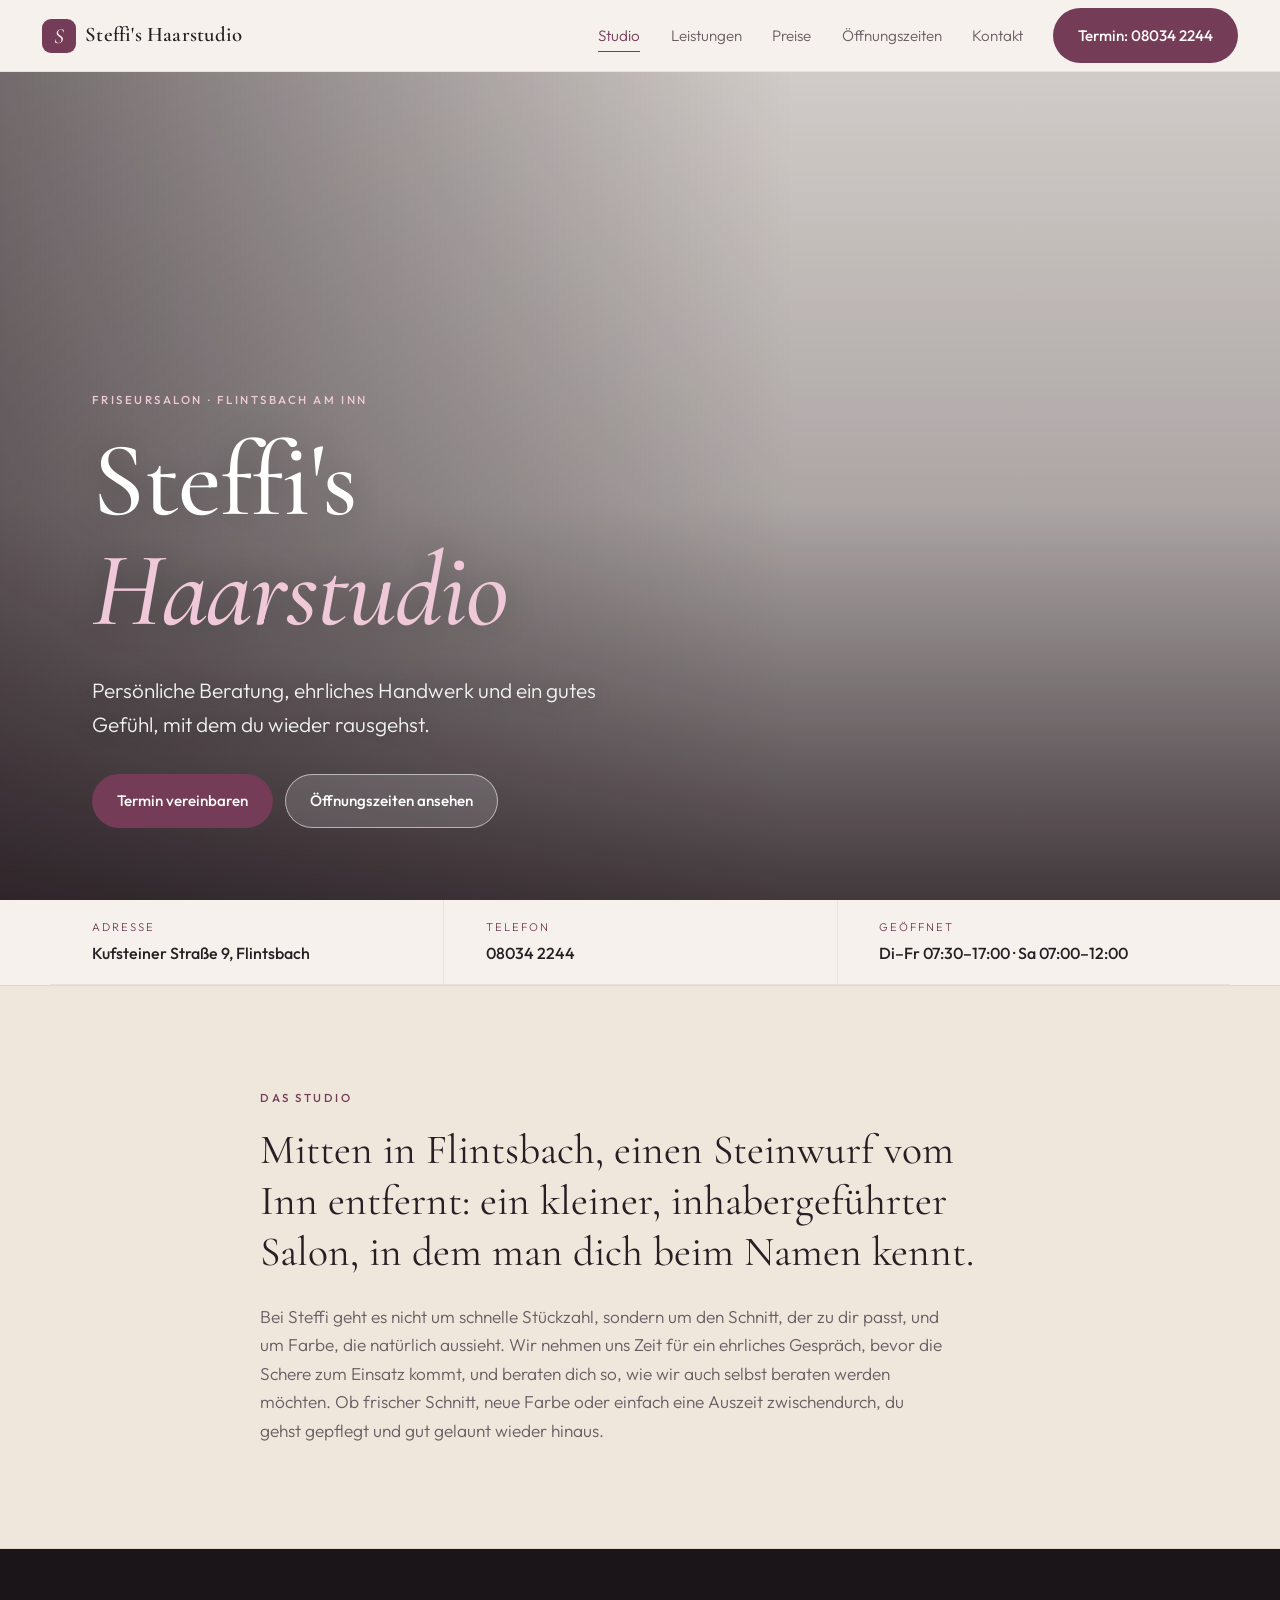
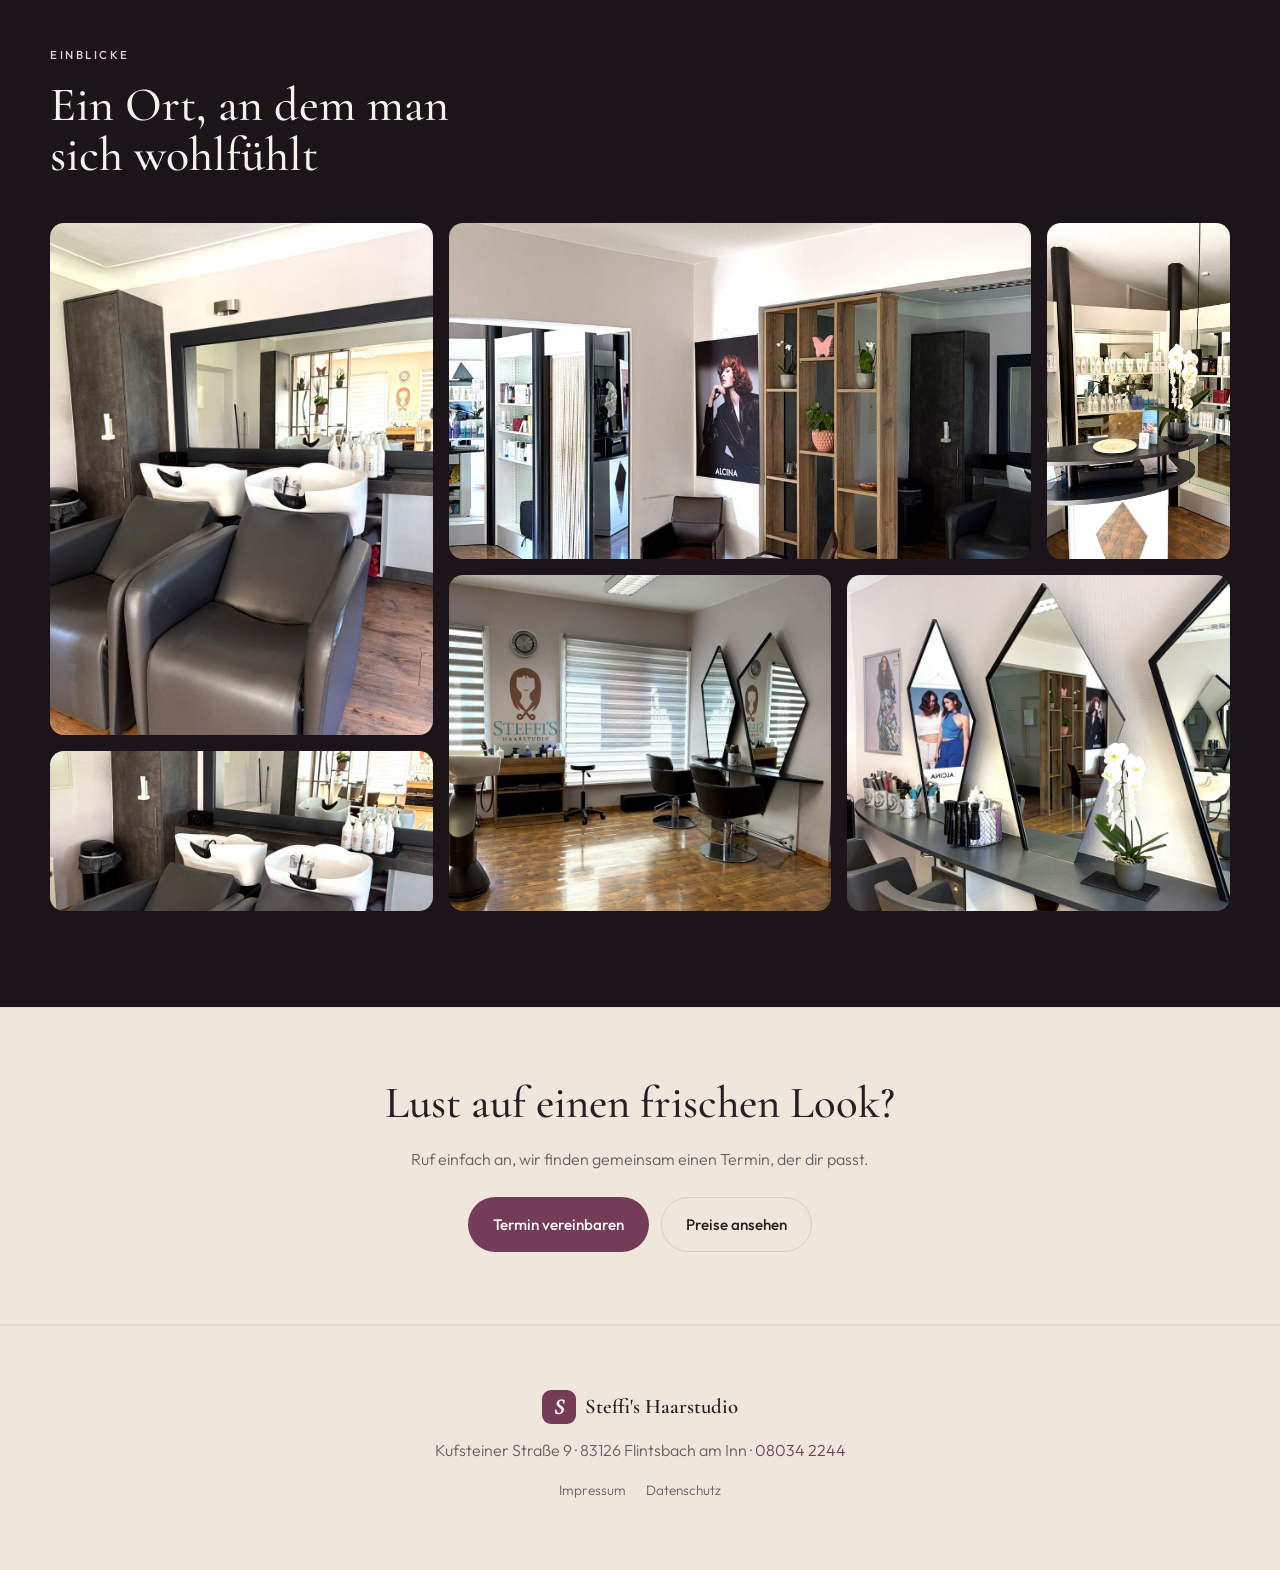
<file: index.html>
<!DOCTYPE html>
<html lang="de">
<head>
  <meta charset="UTF-8" />
  <meta name="viewport" content="width=device-width, initial-scale=1.0" />
  <title>Steffi's Haarstudio · Friseur in Flintsbach am Inn</title>
  <meta name="description" content="Steffi's Haarstudio in Flintsbach am Inn: inhabergeführter Friseursalon für Schnitt, Farbe und Pflege. Persönliche Beratung, Kufsteiner Straße 9." />
  <meta name="theme-color" content="#743c57" />
  <link rel="canonical" href="https://steffis-haarstudio.de/" />
  <link rel="icon" type="image/svg+xml" href="favicon.svg" />
  <link rel="apple-touch-icon" href="apple-touch-icon.png" />
  <meta property="og:type" content="website" />
  <meta property="og:url" content="https://steffis-haarstudio.de/" />
  <meta property="og:title" content="Steffi's Haarstudio · Friseur in Flintsbach am Inn" />
  <meta property="og:description" content="Inhabergeführter Friseursalon in Flintsbach am Inn. Schnitt, Farbe, Pflege. Kufsteiner Straße 9." />
  <meta property="og:locale" content="de_DE" />
  <meta property="og:image" content="https://steffis-haarstudio.de/img/og-image.jpg" />
  <meta property="og:image:width" content="1200" />
  <meta property="og:image:height" content="630" />
  <meta property="og:image:alt" content="Steffi's Haarstudio in Flintsbach am Inn" />
  <meta name="twitter:card" content="summary_large_image" />
  <link rel="preload" as="image" href="img/salon-9090.jpg" fetchpriority="high" />
  <link rel="stylesheet" href="fonts/fonts.css" />
  <link rel="stylesheet" href="style.css" />
  <script type="application/ld+json">
  {
    "@context": "https://schema.org",
    "@type": "HairSalon",
    "name": "Steffi's Haarstudio",
    "description": "Inhabergeführter Friseursalon in Flintsbach am Inn. Schnitt, Farbe und Pflege für Damen, Herren und Kinder.",
    "url": "https://steffis-haarstudio.de/",
    "image": "https://steffis-haarstudio.de/img/og-image.jpg",
    "telephone": "+4980342244",
    "address": { "@type": "PostalAddress", "streetAddress": "Kufsteiner Straße 9", "addressLocality": "Flintsbach am Inn", "postalCode": "83126", "addressCountry": "DE" },
    "openingHoursSpecification": [
      { "@type": "OpeningHoursSpecification", "dayOfWeek": ["Tuesday","Wednesday","Thursday","Friday"], "opens": "07:30", "closes": "17:00" },
      { "@type": "OpeningHoursSpecification", "dayOfWeek": "Saturday", "opens": "07:00", "closes": "12:00" }
    ]
  }
  </script>
</head>
<body>

  <a href="#main" class="skip-link">Zum Inhalt springen</a>
  <div class="scrollbar" aria-hidden="true"></div>

  <!-- NAV -->
  <header class="nav">
    <a href="index.html" class="nav__brand" aria-label="Steffi's Haarstudio – zur Startseite">
      <span class="nav__mark" aria-hidden="true">S</span>
      <span class="nav__name">Steffi's Haarstudio</span>
    </a>
    <button class="nav__toggle" id="navToggle" aria-label="Menü öffnen" aria-expanded="false" aria-controls="navMenu">
      <span></span><span></span><span></span>
    </button>
    <nav class="nav__links" id="navMenu" aria-label="Hauptnavigation">
      <a href="index.html" class="is-active" aria-current="page">Studio</a>
      <a href="leistungen.html">Leistungen</a>
      <a href="preise.html">Preise</a>
      <a href="oeffnungszeiten.html">Öffnungszeiten</a>
      <a href="kontakt.html">Kontakt</a>
      <a href="tel:+4980342244" class="btn btn--primary nav__cta">Termin: 08034 2244</a>
    </nav>
  </header>

  <main id="main">

  <!-- HERO (Cinematic Foto-Montage) -->
  <section class="hero">
    <div class="hero__media" aria-hidden="true">
      <img class="hero__slide" src="img/salon-9090.jpg" alt="" width="1200" height="1600" fetchpriority="high" />
      <img class="hero__slide" src="img/salon-9102.jpg" alt="" width="1200" height="1600" loading="lazy" />
      <img class="hero__slide" src="img/salon-9095.jpg" alt="" width="1200" height="1600" loading="lazy" />
      <div class="hero__scrim"></div>
    </div>
    <div class="hero__content">
      <p class="eyebrow eyebrow--light">Friseursalon · Flintsbach am Inn</p>
      <h1 class="hero__title"><span class="line">Steffi's</span><span class="line"><em>Haarstudio</em></span></h1>
      <p class="hero__sub">
        Persönliche Beratung, ehrliches Handwerk und ein gutes Gefühl,
        mit dem du wieder rausgehst.
      </p>
      <div class="hero__actions">
        <a href="tel:+4980342244" class="btn btn--primary btn--sheen">Termin vereinbaren</a>
        <a href="oeffnungszeiten.html" class="btn btn--glass">Öffnungszeiten ansehen</a>
      </div>
    </div>
  </section>

  <!-- FAKTENLEISTE -->
  <section class="factbar" aria-label="Kurzinfos">
    <a class="factbar__item" href="https://www.google.com/maps/search/?api=1&query=Steffi%27s+Haarstudio+Kufsteiner+Stra%C3%9Fe+9+83126+Flintsbach+am+Inn" target="_blank" rel="noopener noreferrer">
      <span>Adresse</span><strong>Kufsteiner Straße 9, Flintsbach</strong>
    </a>
    <a class="factbar__item" href="tel:+4980342244">
      <span>Telefon</span><strong>08034 2244</strong>
    </a>
    <a class="factbar__item" href="oeffnungszeiten.html">
      <span>Geöffnet</span><strong>Di–Fr 07:30–17:00 · Sa 07:00–12:00</strong>
    </a>
  </section>

  <!-- STUDIO / ÜBER -->
  <section class="studio" id="studio">
    <div class="studio__inner reveal">
      <p class="eyebrow">Das Studio</p>
      <p class="studio__lead">
        Mitten in Flintsbach, einen Steinwurf vom Inn entfernt: ein kleiner,
        inhabergeführter Salon, in dem man dich beim Namen kennt.
      </p>
      <p class="studio__body">
        Bei Steffi geht es nicht um schnelle Stückzahl, sondern um den Schnitt,
        der zu dir passt, und um Farbe, die natürlich aussieht. Wir nehmen uns Zeit
        für ein ehrliches Gespräch, bevor die Schere zum Einsatz kommt, und beraten dich
        so, wie wir auch selbst beraten werden möchten. Ob frischer Schnitt, neue Farbe
        oder einfach eine Auszeit zwischendurch, du gehst gepflegt und gut gelaunt wieder hinaus.
      </p>
    </div>
  </section>

  <!-- EINBLICKE (Bento-Galerie auf dunklem Streifen) -->
  <section class="showcase" aria-label="Einblicke ins Studio">
    <div class="showcase__inner">
      <header class="showcase__head reveal">
        <p class="eyebrow eyebrow--light">Einblicke</p>
        <h2>Ein Ort, an dem man sich wohlfühlt</h2>
      </header>
      <div class="bento reveal">
        <figure class="bento__item bento__item--a">
          <img src="img/salon-9086.jpg" width="900" height="1200" loading="lazy" alt="Styling-Platz mit großem Spiegel und Ledersessel" />
        </figure>
        <figure class="bento__item bento__item--b">
          <img src="img/salon-9091.jpg" width="900" height="1200" loading="lazy" alt="Blick durch den Salon mit Holzboden" />
        </figure>
        <figure class="bento__item bento__item--c">
          <img src="img/salon-9094.jpg" width="900" height="1200" loading="lazy" alt="Produktregal mit Pflegeprodukten" />
        </figure>
        <figure class="bento__item bento__item--d">
          <img src="img/salon-9097.jpg" width="900" height="1200" loading="lazy" alt="Sitzbereich mit Tageslicht" />
        </figure>
        <figure class="bento__item bento__item--e">
          <img src="img/salon-9089.jpg" width="900" height="1200" loading="lazy" alt="Asymmetrische Designspiegel mit Konsole" />
        </figure>
        <figure class="bento__item bento__item--f">
          <img src="img/salon-9087.jpg" width="900" height="1200" loading="lazy" alt="Styling-Bereich mit Spiegeln" />
        </figure>
      </div>
    </div>
  </section>

  <!-- CTA -->
  <section class="cta">
    <div class="cta__inner reveal">
      <h2>Lust auf einen frischen Look?</h2>
      <p>Ruf einfach an, wir finden gemeinsam einen Termin, der dir passt.</p>
      <div class="cta__actions">
        <a href="tel:+4980342244" class="btn btn--primary">Termin vereinbaren</a>
        <a href="preise.html" class="btn btn--ghost">Preise ansehen</a>
      </div>
    </div>
  </section>

  </main>

  <!-- FOOTER -->
  <footer class="footer">
    <div class="footer__brand">
      <span class="nav__mark" aria-hidden="true">S</span>
      <span>Steffi's Haarstudio</span>
    </div>
    <p class="footer__addr">Kufsteiner Straße 9 · 83126 Flintsbach am Inn · <a href="tel:+4980342244">08034 2244</a></p>
    <p class="footer__links">
      <a href="impressum.html">Impressum</a>
      <a href="datenschutz.html">Datenschutz</a>
    </p>
  </footer>

  <script src="script.js" defer></script>
</body>
</html>
</file>
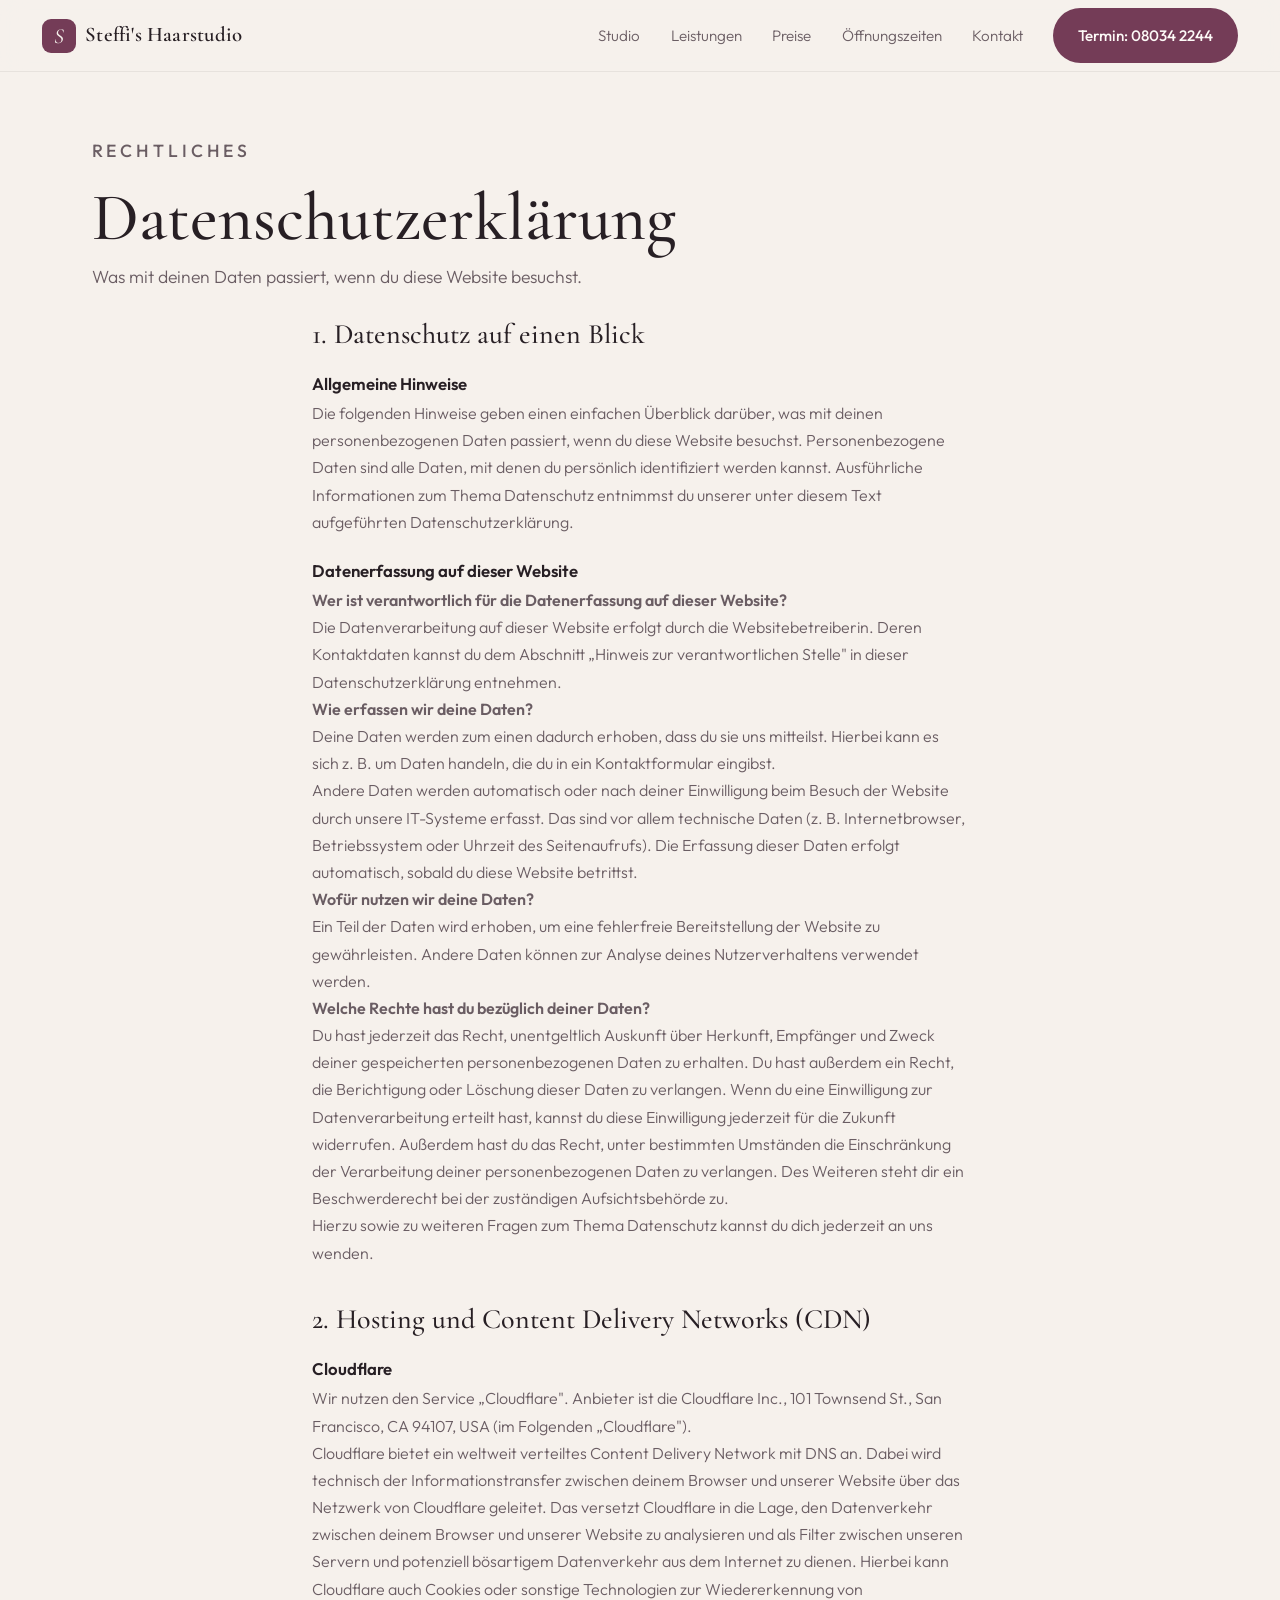
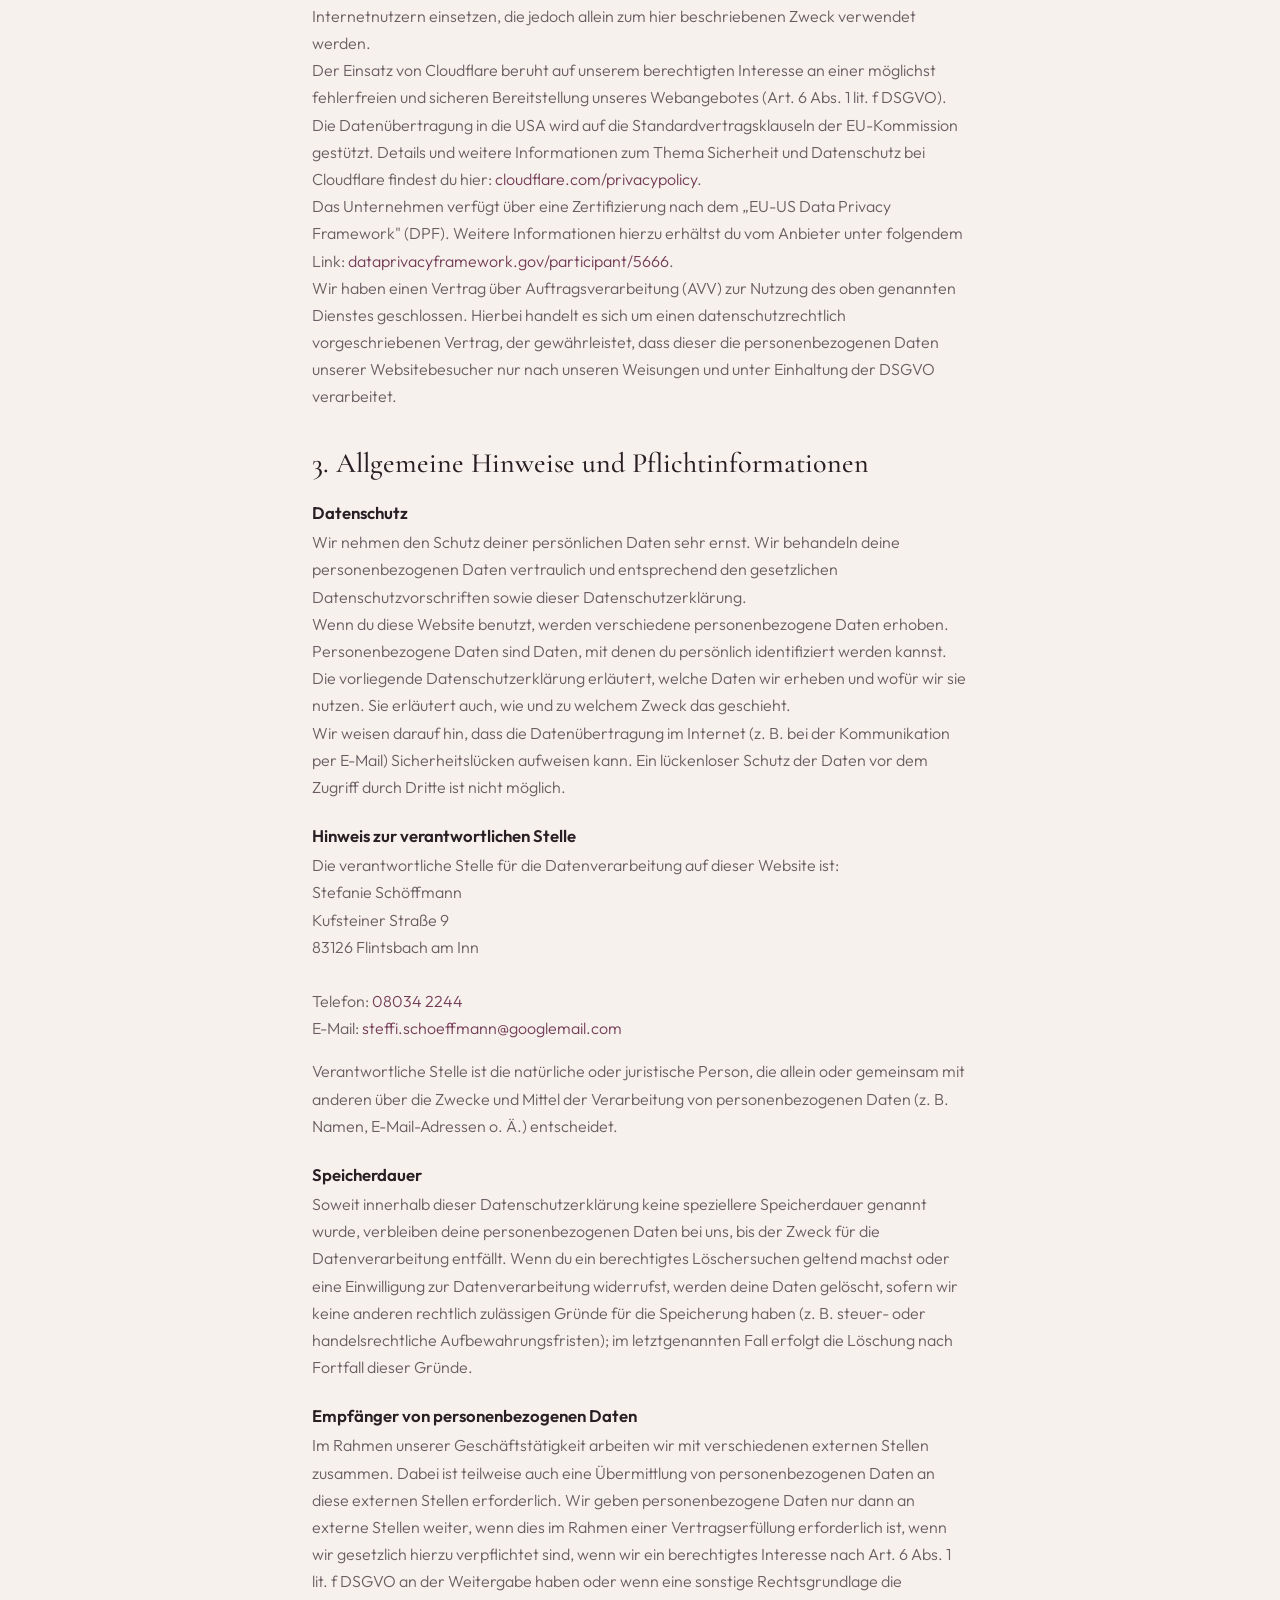
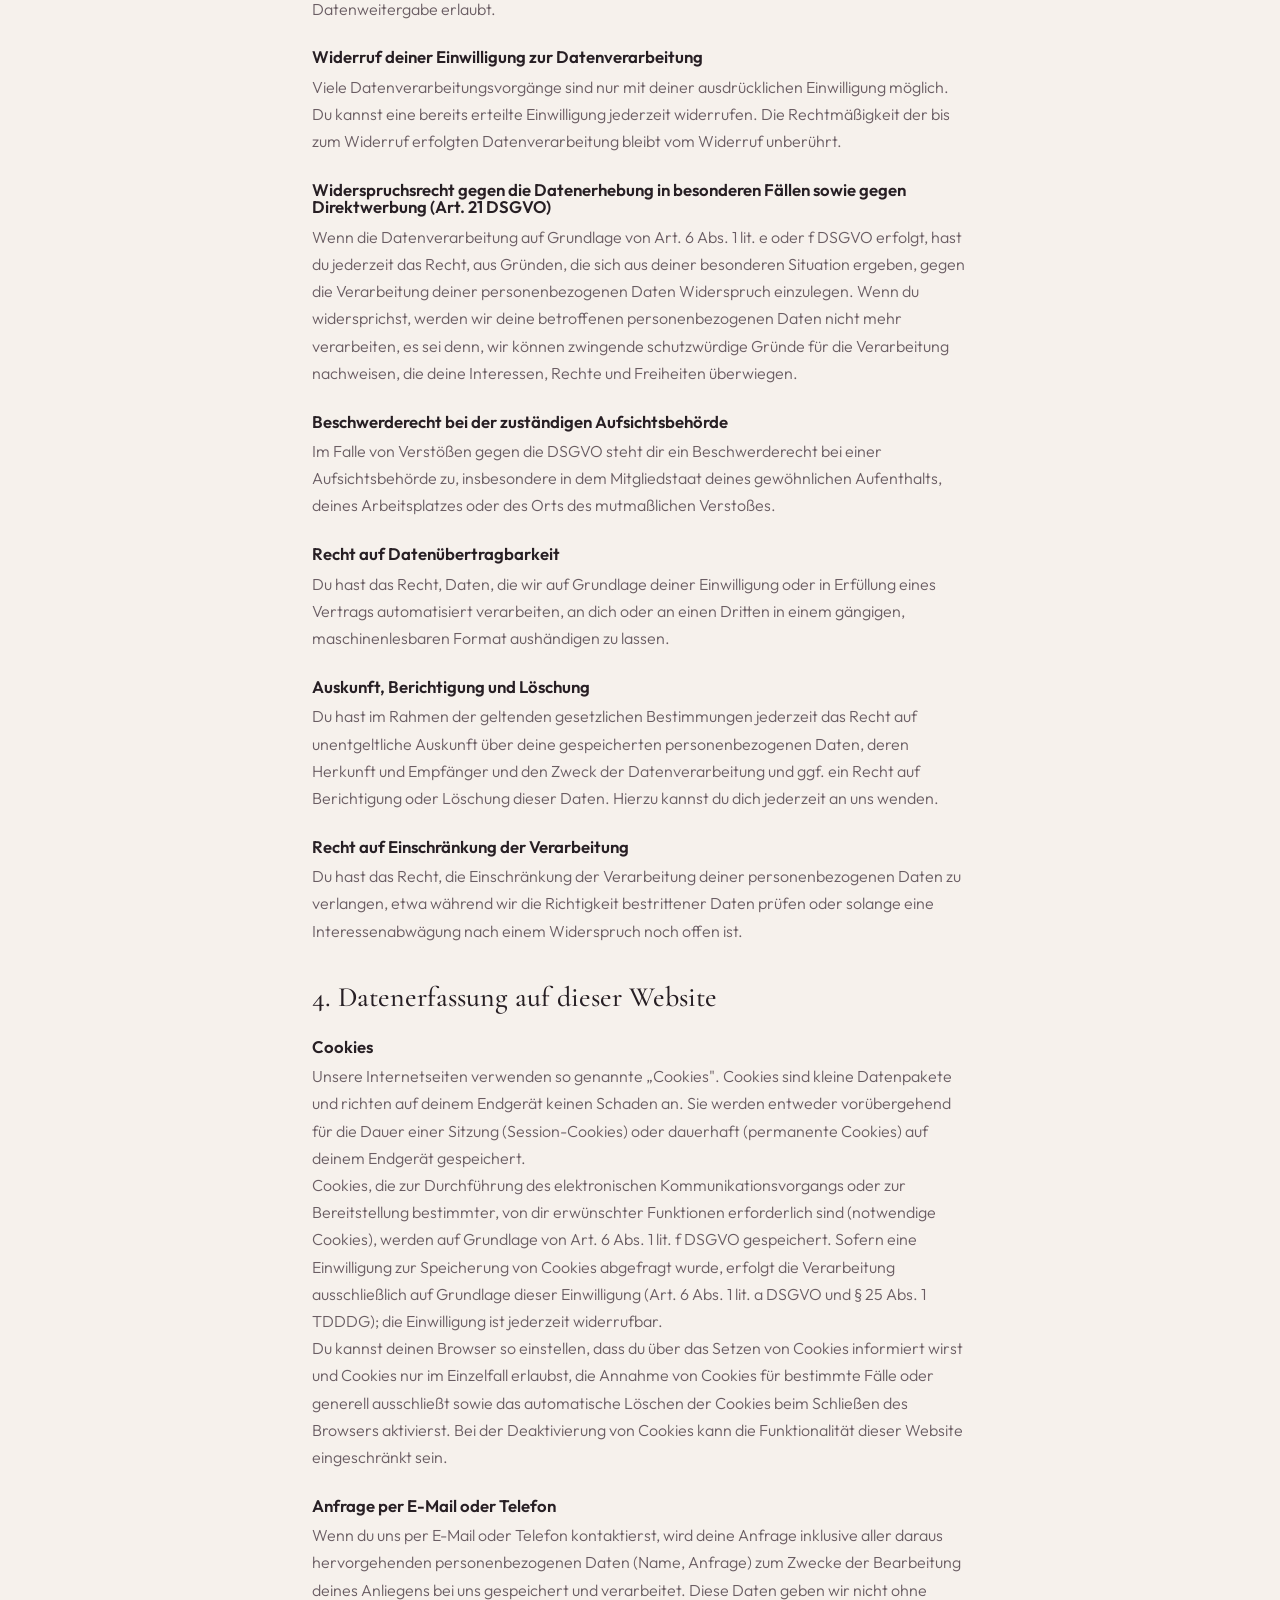
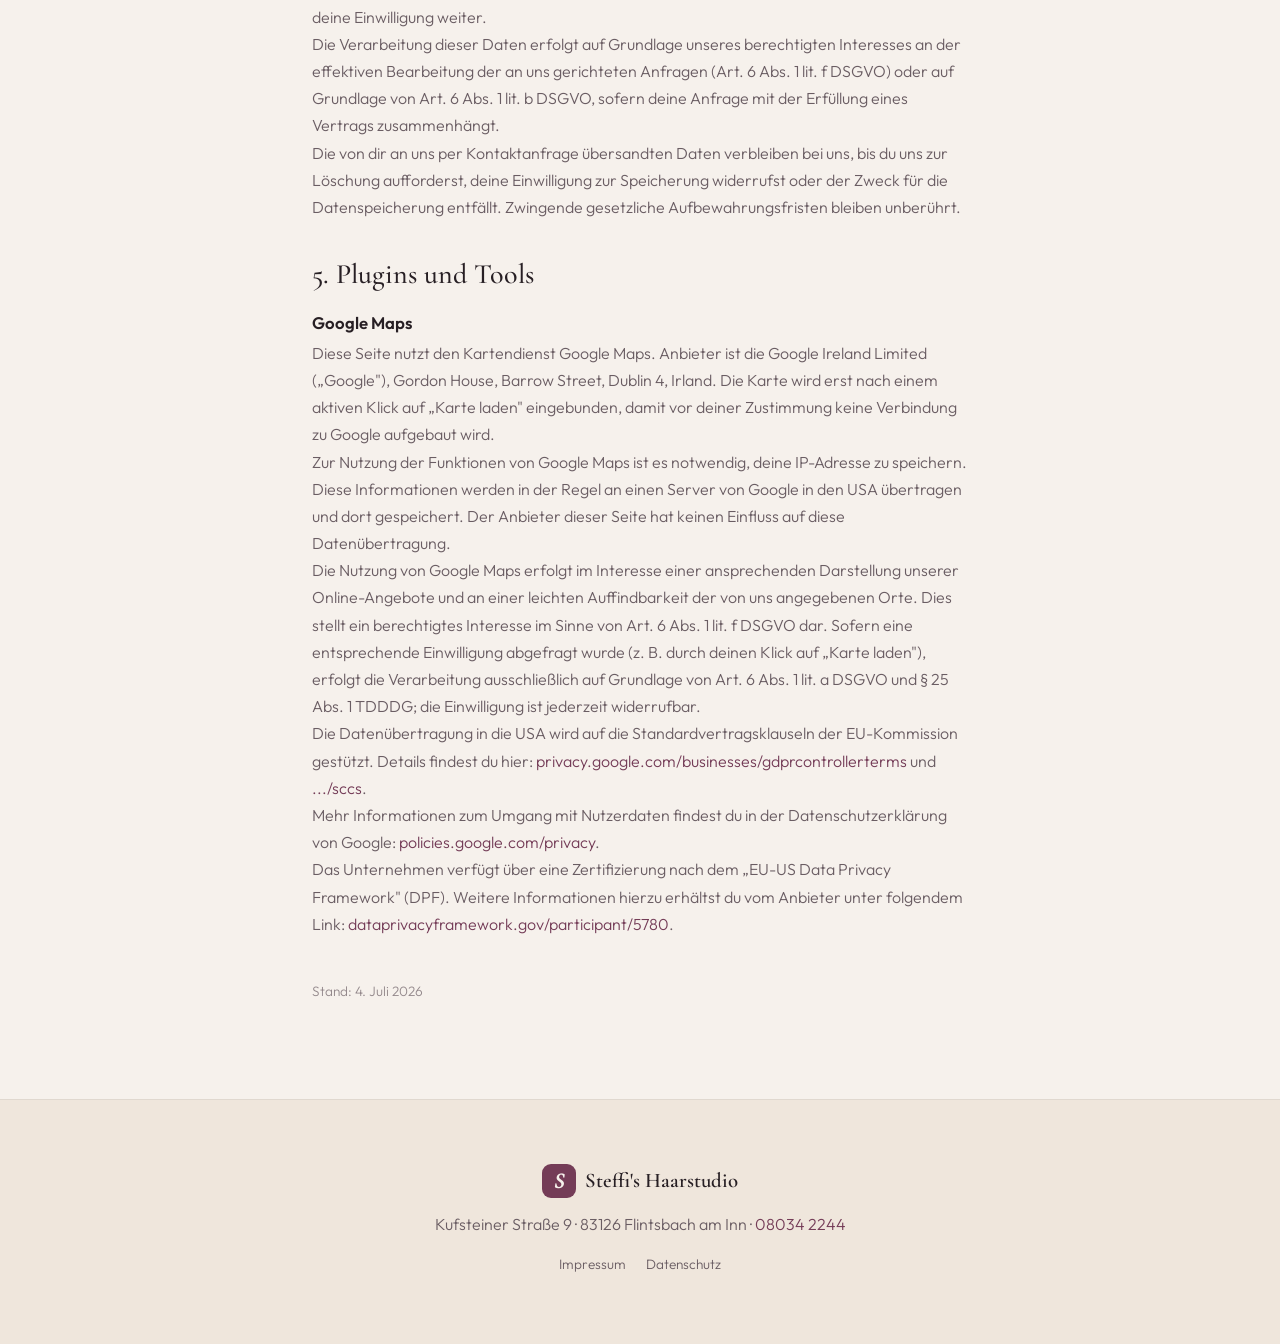
<file: datenschutz.html>
<!DOCTYPE html>
<html lang="de">
<head>
  <meta charset="UTF-8" />
  <meta name="viewport" content="width=device-width, initial-scale=1.0" />
  <title>Datenschutz · Steffi's Haarstudio</title>
  <meta name="description" content="Datenschutzerklärung von Steffi's Haarstudio, Flintsbach am Inn." />
  <meta name="robots" content="noindex, follow" />
  <meta name="theme-color" content="#743c57" />
  <link rel="canonical" href="https://steffis-haarstudio.de/datenschutz.html" />
  <link rel="icon" type="image/svg+xml" href="favicon.svg" />
  <link rel="apple-touch-icon" href="apple-touch-icon.png" />
  <link rel="stylesheet" href="fonts/fonts.css" />
  <link rel="stylesheet" href="style.css" />
</head>
<body>

  <a href="#main" class="skip-link">Zum Inhalt springen</a>
  <div class="scrollbar" aria-hidden="true"></div>

  <header class="nav">
    <a href="index.html" class="nav__brand" aria-label="Steffi's Haarstudio – zur Startseite">
      <span class="nav__mark" aria-hidden="true">S</span>
      <span class="nav__name">Steffi's Haarstudio</span>
    </a>
    <button class="nav__toggle" id="navToggle" aria-label="Menü öffnen" aria-expanded="false" aria-controls="navMenu">
      <span></span><span></span><span></span>
    </button>
    <nav class="nav__links" id="navMenu" aria-label="Hauptnavigation">
      <a href="index.html">Studio</a>
      <a href="leistungen.html">Leistungen</a>
      <a href="preise.html">Preise</a>
      <a href="oeffnungszeiten.html">Öffnungszeiten</a>
      <a href="kontakt.html">Kontakt</a>
      <a href="tel:+4980342244" class="btn btn--primary nav__cta">Termin: 08034 2244</a>
    </nav>
  </header>

  <main id="main">

    <section class="pagehead reveal">
      <p class="eyebrow">Rechtliches</p>
      <h1>Datenschutzerklärung</h1>
      <p>Was mit deinen Daten passiert, wenn du diese Website besuchst.</p>
    </section>

    <section class="legal">

      <h2>1. Datenschutz auf einen Blick</h2>
      <h3>Allgemeine Hinweise</h3>
      <p>Die folgenden Hinweise geben einen einfachen Überblick darüber, was mit deinen personenbezogenen Daten passiert, wenn du diese Website besuchst. Personenbezogene Daten sind alle Daten, mit denen du persönlich identifiziert werden kannst. Ausführliche Informationen zum Thema Datenschutz entnimmst du unserer unter diesem Text aufgeführten Datenschutzerklärung.</p>

      <h3>Datenerfassung auf dieser Website</h3>
      <p><strong>Wer ist verantwortlich für die Datenerfassung auf dieser Website?</strong><br>
      Die Datenverarbeitung auf dieser Website erfolgt durch die Websitebetreiberin. Deren Kontaktdaten kannst du dem Abschnitt „Hinweis zur verantwortlichen Stelle" in dieser Datenschutzerklärung entnehmen.</p>

      <p><strong>Wie erfassen wir deine Daten?</strong><br>
      Deine Daten werden zum einen dadurch erhoben, dass du sie uns mitteilst. Hierbei kann es sich z. B. um Daten handeln, die du in ein Kontaktformular eingibst.<br>
      Andere Daten werden automatisch oder nach deiner Einwilligung beim Besuch der Website durch unsere IT-Systeme erfasst. Das sind vor allem technische Daten (z. B. Internetbrowser, Betriebssystem oder Uhrzeit des Seitenaufrufs). Die Erfassung dieser Daten erfolgt automatisch, sobald du diese Website betrittst.</p>

      <p><strong>Wofür nutzen wir deine Daten?</strong><br>
      Ein Teil der Daten wird erhoben, um eine fehlerfreie Bereitstellung der Website zu gewährleisten. Andere Daten können zur Analyse deines Nutzerverhaltens verwendet werden.</p>

      <p><strong>Welche Rechte hast du bezüglich deiner Daten?</strong><br>
      Du hast jederzeit das Recht, unentgeltlich Auskunft über Herkunft, Empfänger und Zweck deiner gespeicherten personenbezogenen Daten zu erhalten. Du hast außerdem ein Recht, die Berichtigung oder Löschung dieser Daten zu verlangen. Wenn du eine Einwilligung zur Datenverarbeitung erteilt hast, kannst du diese Einwilligung jederzeit für die Zukunft widerrufen. Außerdem hast du das Recht, unter bestimmten Umständen die Einschränkung der Verarbeitung deiner personenbezogenen Daten zu verlangen. Des Weiteren steht dir ein Beschwerderecht bei der zuständigen Aufsichtsbehörde zu.<br>
      Hierzu sowie zu weiteren Fragen zum Thema Datenschutz kannst du dich jederzeit an uns wenden.</p>

      <h2>2. Hosting und Content Delivery Networks (CDN)</h2>
      <h3>Cloudflare</h3>
      <p>Wir nutzen den Service „Cloudflare". Anbieter ist die Cloudflare Inc., 101 Townsend St., San Francisco, CA 94107, USA (im Folgenden „Cloudflare").</p>
      <p>Cloudflare bietet ein weltweit verteiltes Content Delivery Network mit DNS an. Dabei wird technisch der Informationstransfer zwischen deinem Browser und unserer Website über das Netzwerk von Cloudflare geleitet. Das versetzt Cloudflare in die Lage, den Datenverkehr zwischen deinem Browser und unserer Website zu analysieren und als Filter zwischen unseren Servern und potenziell bösartigem Datenverkehr aus dem Internet zu dienen. Hierbei kann Cloudflare auch Cookies oder sonstige Technologien zur Wiedererkennung von Internetnutzern einsetzen, die jedoch allein zum hier beschriebenen Zweck verwendet werden.</p>
      <p>Der Einsatz von Cloudflare beruht auf unserem berechtigten Interesse an einer möglichst fehlerfreien und sicheren Bereitstellung unseres Webangebotes (Art. 6 Abs. 1 lit. f DSGVO).</p>
      <p>Die Datenübertragung in die USA wird auf die Standardvertragsklauseln der EU-Kommission gestützt. Details und weitere Informationen zum Thema Sicherheit und Datenschutz bei Cloudflare findest du hier: <a href="https://www.cloudflare.com/privacypolicy/" target="_blank" rel="noopener noreferrer">cloudflare.com/privacypolicy</a>.</p>
      <p>Das Unternehmen verfügt über eine Zertifizierung nach dem „EU-US Data Privacy Framework" (DPF). Weitere Informationen hierzu erhältst du vom Anbieter unter folgendem Link: <a href="https://www.dataprivacyframework.gov/participant/5666" target="_blank" rel="noopener noreferrer">dataprivacyframework.gov/participant/5666</a>.</p>
      <p>Wir haben einen Vertrag über Auftragsverarbeitung (AVV) zur Nutzung des oben genannten Dienstes geschlossen. Hierbei handelt es sich um einen datenschutzrechtlich vorgeschriebenen Vertrag, der gewährleistet, dass dieser die personenbezogenen Daten unserer Websitebesucher nur nach unseren Weisungen und unter Einhaltung der DSGVO verarbeitet.</p>

      <h2>3. Allgemeine Hinweise und Pflichtinformationen</h2>
      <h3>Datenschutz</h3>
      <p>Wir nehmen den Schutz deiner persönlichen Daten sehr ernst. Wir behandeln deine personenbezogenen Daten vertraulich und entsprechend den gesetzlichen Datenschutzvorschriften sowie dieser Datenschutzerklärung.</p>
      <p>Wenn du diese Website benutzt, werden verschiedene personenbezogene Daten erhoben. Personenbezogene Daten sind Daten, mit denen du persönlich identifiziert werden kannst. Die vorliegende Datenschutzerklärung erläutert, welche Daten wir erheben und wofür wir sie nutzen. Sie erläutert auch, wie und zu welchem Zweck das geschieht.</p>
      <p>Wir weisen darauf hin, dass die Datenübertragung im Internet (z. B. bei der Kommunikation per E-Mail) Sicherheitslücken aufweisen kann. Ein lückenloser Schutz der Daten vor dem Zugriff durch Dritte ist nicht möglich.</p>

      <h3>Hinweis zur verantwortlichen Stelle</h3>
      <p>Die verantwortliche Stelle für die Datenverarbeitung auf dieser Website ist:</p>
      <address>
        Stefanie Schöffmann<br>
        Kufsteiner Straße 9<br>
        83126 Flintsbach am Inn<br><br>
        Telefon: <a href="tel:+4980342244">08034 2244</a><br>
        E-Mail: <a href="mailto:steffi.schoeffmann@googlemail.com">steffi.schoeffmann@googlemail.com</a>
      </address>
      <p>Verantwortliche Stelle ist die natürliche oder juristische Person, die allein oder gemeinsam mit anderen über die Zwecke und Mittel der Verarbeitung von personenbezogenen Daten (z. B. Namen, E-Mail-Adressen o. Ä.) entscheidet.</p>

      <h3>Speicherdauer</h3>
      <p>Soweit innerhalb dieser Datenschutzerklärung keine speziellere Speicherdauer genannt wurde, verbleiben deine personenbezogenen Daten bei uns, bis der Zweck für die Datenverarbeitung entfällt. Wenn du ein berechtigtes Löschersuchen geltend machst oder eine Einwilligung zur Datenverarbeitung widerrufst, werden deine Daten gelöscht, sofern wir keine anderen rechtlich zulässigen Gründe für die Speicherung haben (z. B. steuer- oder handelsrechtliche Aufbewahrungsfristen); im letztgenannten Fall erfolgt die Löschung nach Fortfall dieser Gründe.</p>

      <h3>Empfänger von personenbezogenen Daten</h3>
      <p>Im Rahmen unserer Geschäftstätigkeit arbeiten wir mit verschiedenen externen Stellen zusammen. Dabei ist teilweise auch eine Übermittlung von personenbezogenen Daten an diese externen Stellen erforderlich. Wir geben personenbezogene Daten nur dann an externe Stellen weiter, wenn dies im Rahmen einer Vertragserfüllung erforderlich ist, wenn wir gesetzlich hierzu verpflichtet sind, wenn wir ein berechtigtes Interesse nach Art. 6 Abs. 1 lit. f DSGVO an der Weitergabe haben oder wenn eine sonstige Rechtsgrundlage die Datenweitergabe erlaubt.</p>

      <h3>Widerruf deiner Einwilligung zur Datenverarbeitung</h3>
      <p>Viele Datenverarbeitungsvorgänge sind nur mit deiner ausdrücklichen Einwilligung möglich. Du kannst eine bereits erteilte Einwilligung jederzeit widerrufen. Die Rechtmäßigkeit der bis zum Widerruf erfolgten Datenverarbeitung bleibt vom Widerruf unberührt.</p>

      <h3>Widerspruchsrecht gegen die Datenerhebung in besonderen Fällen sowie gegen Direktwerbung (Art. 21 DSGVO)</h3>
      <p>Wenn die Datenverarbeitung auf Grundlage von Art. 6 Abs. 1 lit. e oder f DSGVO erfolgt, hast du jederzeit das Recht, aus Gründen, die sich aus deiner besonderen Situation ergeben, gegen die Verarbeitung deiner personenbezogenen Daten Widerspruch einzulegen. Wenn du widersprichst, werden wir deine betroffenen personenbezogenen Daten nicht mehr verarbeiten, es sei denn, wir können zwingende schutzwürdige Gründe für die Verarbeitung nachweisen, die deine Interessen, Rechte und Freiheiten überwiegen.</p>

      <h3>Beschwerderecht bei der zuständigen Aufsichtsbehörde</h3>
      <p>Im Falle von Verstößen gegen die DSGVO steht dir ein Beschwerderecht bei einer Aufsichtsbehörde zu, insbesondere in dem Mitgliedstaat deines gewöhnlichen Aufenthalts, deines Arbeitsplatzes oder des Orts des mutmaßlichen Verstoßes.</p>

      <h3>Recht auf Datenübertragbarkeit</h3>
      <p>Du hast das Recht, Daten, die wir auf Grundlage deiner Einwilligung oder in Erfüllung eines Vertrags automatisiert verarbeiten, an dich oder an einen Dritten in einem gängigen, maschinenlesbaren Format aushändigen zu lassen.</p>

      <h3>Auskunft, Berichtigung und Löschung</h3>
      <p>Du hast im Rahmen der geltenden gesetzlichen Bestimmungen jederzeit das Recht auf unentgeltliche Auskunft über deine gespeicherten personenbezogenen Daten, deren Herkunft und Empfänger und den Zweck der Datenverarbeitung und ggf. ein Recht auf Berichtigung oder Löschung dieser Daten. Hierzu kannst du dich jederzeit an uns wenden.</p>

      <h3>Recht auf Einschränkung der Verarbeitung</h3>
      <p>Du hast das Recht, die Einschränkung der Verarbeitung deiner personenbezogenen Daten zu verlangen, etwa während wir die Richtigkeit bestrittener Daten prüfen oder solange eine Interessenabwägung nach einem Widerspruch noch offen ist.</p>

      <h2>4. Datenerfassung auf dieser Website</h2>
      <h3>Cookies</h3>
      <p>Unsere Internetseiten verwenden so genannte „Cookies". Cookies sind kleine Datenpakete und richten auf deinem Endgerät keinen Schaden an. Sie werden entweder vorübergehend für die Dauer einer Sitzung (Session-Cookies) oder dauerhaft (permanente Cookies) auf deinem Endgerät gespeichert.</p>
      <p>Cookies, die zur Durchführung des elektronischen Kommunikationsvorgangs oder zur Bereitstellung bestimmter, von dir erwünschter Funktionen erforderlich sind (notwendige Cookies), werden auf Grundlage von Art. 6 Abs. 1 lit. f DSGVO gespeichert. Sofern eine Einwilligung zur Speicherung von Cookies abgefragt wurde, erfolgt die Verarbeitung ausschließlich auf Grundlage dieser Einwilligung (Art. 6 Abs. 1 lit. a DSGVO und § 25 Abs. 1 TDDDG); die Einwilligung ist jederzeit widerrufbar.</p>
      <p>Du kannst deinen Browser so einstellen, dass du über das Setzen von Cookies informiert wirst und Cookies nur im Einzelfall erlaubst, die Annahme von Cookies für bestimmte Fälle oder generell ausschließt sowie das automatische Löschen der Cookies beim Schließen des Browsers aktivierst. Bei der Deaktivierung von Cookies kann die Funktionalität dieser Website eingeschränkt sein.</p>

      <h3>Anfrage per E-Mail oder Telefon</h3>
      <p>Wenn du uns per E-Mail oder Telefon kontaktierst, wird deine Anfrage inklusive aller daraus hervorgehenden personenbezogenen Daten (Name, Anfrage) zum Zwecke der Bearbeitung deines Anliegens bei uns gespeichert und verarbeitet. Diese Daten geben wir nicht ohne deine Einwilligung weiter.</p>
      <p>Die Verarbeitung dieser Daten erfolgt auf Grundlage unseres berechtigten Interesses an der effektiven Bearbeitung der an uns gerichteten Anfragen (Art. 6 Abs. 1 lit. f DSGVO) oder auf Grundlage von Art. 6 Abs. 1 lit. b DSGVO, sofern deine Anfrage mit der Erfüllung eines Vertrags zusammenhängt.</p>
      <p>Die von dir an uns per Kontaktanfrage übersandten Daten verbleiben bei uns, bis du uns zur Löschung aufforderst, deine Einwilligung zur Speicherung widerrufst oder der Zweck für die Datenspeicherung entfällt. Zwingende gesetzliche Aufbewahrungsfristen bleiben unberührt.</p>

      <h2>5. Plugins und Tools</h2>
      <h3>Google Maps</h3>
      <p>Diese Seite nutzt den Kartendienst Google Maps. Anbieter ist die Google Ireland Limited („Google"), Gordon House, Barrow Street, Dublin 4, Irland. Die Karte wird erst nach einem aktiven Klick auf „Karte laden" eingebunden, damit vor deiner Zustimmung keine Verbindung zu Google aufgebaut wird.</p>
      <p>Zur Nutzung der Funktionen von Google Maps ist es notwendig, deine IP-Adresse zu speichern. Diese Informationen werden in der Regel an einen Server von Google in den USA übertragen und dort gespeichert. Der Anbieter dieser Seite hat keinen Einfluss auf diese Datenübertragung.</p>
      <p>Die Nutzung von Google Maps erfolgt im Interesse einer ansprechenden Darstellung unserer Online-Angebote und an einer leichten Auffindbarkeit der von uns angegebenen Orte. Dies stellt ein berechtigtes Interesse im Sinne von Art. 6 Abs. 1 lit. f DSGVO dar. Sofern eine entsprechende Einwilligung abgefragt wurde (z. B. durch deinen Klick auf „Karte laden"), erfolgt die Verarbeitung ausschließlich auf Grundlage von Art. 6 Abs. 1 lit. a DSGVO und § 25 Abs. 1 TDDDG; die Einwilligung ist jederzeit widerrufbar.</p>
      <p>Die Datenübertragung in die USA wird auf die Standardvertragsklauseln der EU-Kommission gestützt. Details findest du hier: <a href="https://privacy.google.com/businesses/gdprcontrollerterms/" target="_blank" rel="noopener noreferrer">privacy.google.com/businesses/gdprcontrollerterms</a> und <a href="https://privacy.google.com/businesses/gdprcontrollerterms/sccs/" target="_blank" rel="noopener noreferrer">.../sccs</a>.</p>
      <p>Mehr Informationen zum Umgang mit Nutzerdaten findest du in der Datenschutzerklärung von Google: <a href="https://policies.google.com/privacy?hl=de" target="_blank" rel="noopener noreferrer">policies.google.com/privacy</a>.</p>
      <p>Das Unternehmen verfügt über eine Zertifizierung nach dem „EU-US Data Privacy Framework" (DPF). Weitere Informationen hierzu erhältst du vom Anbieter unter folgendem Link: <a href="https://www.dataprivacyframework.gov/participant/5780" target="_blank" rel="noopener noreferrer">dataprivacyframework.gov/participant/5780</a>.</p>

      <p class="legal__updated">Stand: 4. Juli 2026</p>
    </section>

  </main>

  <footer class="footer">
    <div class="footer__brand">
      <span class="nav__mark" aria-hidden="true">S</span>
      <span>Steffi's Haarstudio</span>
    </div>
    <p class="footer__addr">Kufsteiner Straße 9 · 83126 Flintsbach am Inn · <a href="tel:+4980342244">08034 2244</a></p>
    <p class="footer__links">
      <a href="impressum.html">Impressum</a>
      <a href="datenschutz.html">Datenschutz</a>
    </p>
  </footer>

  <script src="script.js" defer></script>
</body>
</html>
</file>
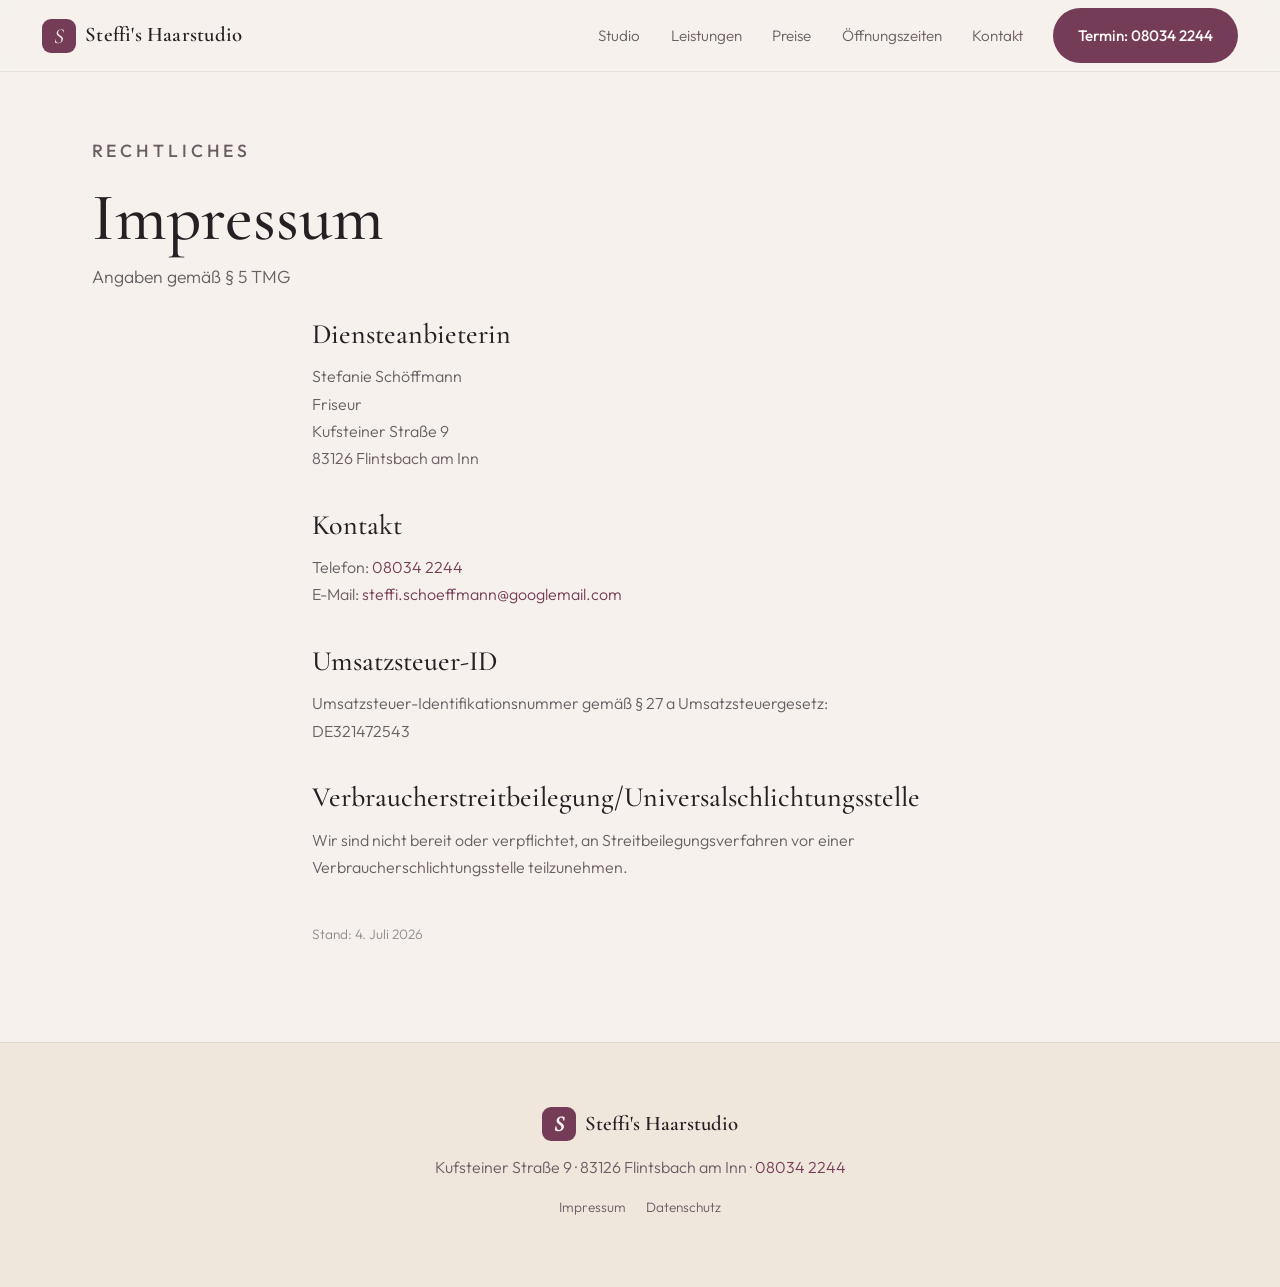
<file: impressum.html>
<!DOCTYPE html>
<html lang="de">
<head>
  <meta charset="UTF-8" />
  <meta name="viewport" content="width=device-width, initial-scale=1.0" />
  <title>Impressum · Steffi's Haarstudio</title>
  <meta name="description" content="Impressum von Steffi's Haarstudio, Kufsteiner Straße 9, 83126 Flintsbach am Inn." />
  <meta name="robots" content="noindex, follow" />
  <meta name="theme-color" content="#743c57" />
  <link rel="canonical" href="https://steffis-haarstudio.de/impressum.html" />
  <link rel="icon" type="image/svg+xml" href="favicon.svg" />
  <link rel="apple-touch-icon" href="apple-touch-icon.png" />
  <link rel="stylesheet" href="fonts/fonts.css" />
  <link rel="stylesheet" href="style.css" />
</head>
<body>

  <a href="#main" class="skip-link">Zum Inhalt springen</a>
  <div class="scrollbar" aria-hidden="true"></div>

  <header class="nav">
    <a href="index.html" class="nav__brand" aria-label="Steffi's Haarstudio – zur Startseite">
      <span class="nav__mark" aria-hidden="true">S</span>
      <span class="nav__name">Steffi's Haarstudio</span>
    </a>
    <button class="nav__toggle" id="navToggle" aria-label="Menü öffnen" aria-expanded="false" aria-controls="navMenu">
      <span></span><span></span><span></span>
    </button>
    <nav class="nav__links" id="navMenu" aria-label="Hauptnavigation">
      <a href="index.html">Studio</a>
      <a href="leistungen.html">Leistungen</a>
      <a href="preise.html">Preise</a>
      <a href="oeffnungszeiten.html">Öffnungszeiten</a>
      <a href="kontakt.html">Kontakt</a>
      <a href="tel:+4980342244" class="btn btn--primary nav__cta">Termin: 08034 2244</a>
    </nav>
  </header>

  <main id="main">

    <section class="pagehead reveal">
      <p class="eyebrow">Rechtliches</p>
      <h1>Impressum</h1>
      <p>Angaben gemäß § 5 TMG</p>
    </section>

    <section class="legal">
      <h2>Diensteanbieterin</h2>
      <address>
        Stefanie Schöffmann<br>
        Friseur<br>
        Kufsteiner Straße 9<br>
        83126 Flintsbach am Inn
      </address>

      <h2>Kontakt</h2>
      <p>
        Telefon: <a href="tel:+4980342244">08034 2244</a><br>
        E-Mail: <a href="mailto:steffi.schoeffmann@googlemail.com">steffi.schoeffmann@googlemail.com</a>
      </p>

      <h2>Umsatzsteuer-ID</h2>
      <p>
        Umsatzsteuer-Identifikationsnummer gemäß § 27 a Umsatzsteuergesetz:<br>
        DE321472543
      </p>

      <h2>Verbraucherstreitbeilegung/Universalschlichtungsstelle</h2>
      <p>
        Wir sind nicht bereit oder verpflichtet, an Streitbeilegungsverfahren vor einer Verbraucherschlichtungsstelle teilzunehmen.
      </p>

      <p class="legal__updated">Stand: 4. Juli 2026</p>
    </section>

  </main>

  <footer class="footer">
    <div class="footer__brand">
      <span class="nav__mark" aria-hidden="true">S</span>
      <span>Steffi's Haarstudio</span>
    </div>
    <p class="footer__addr">Kufsteiner Straße 9 · 83126 Flintsbach am Inn · <a href="tel:+4980342244">08034 2244</a></p>
    <p class="footer__links">
      <a href="impressum.html">Impressum</a>
      <a href="datenschutz.html">Datenschutz</a>
    </p>
  </footer>

  <script src="script.js" defer></script>
</body>
</html>
</file>
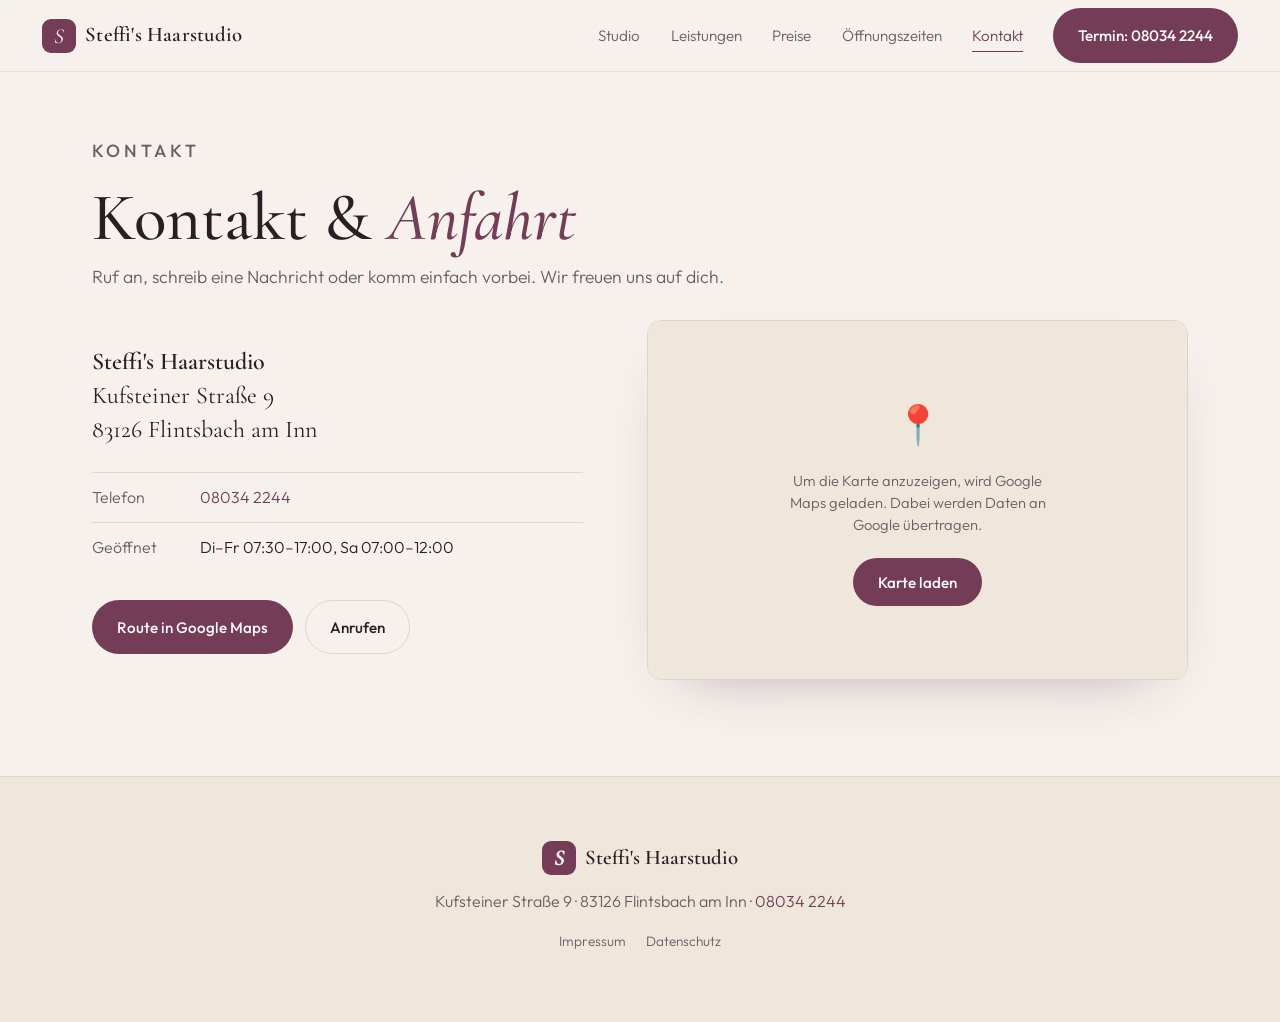
<file: kontakt.html>
<!DOCTYPE html>
<html lang="de">
<head>
  <meta charset="UTF-8" />
  <meta name="viewport" content="width=device-width, initial-scale=1.0" />
  <title>Kontakt &amp; Anfahrt · Steffi's Haarstudio</title>
  <meta name="description" content="Kontakt und Anfahrt zu Steffi's Haarstudio, Kufsteiner Straße 9, 83126 Flintsbach am Inn. Telefon 08034 2244." />
  <meta name="theme-color" content="#743c57" />
  <link rel="canonical" href="https://steffis-haarstudio.de/kontakt.html" />
  <link rel="icon" type="image/svg+xml" href="favicon.svg" />
  <link rel="apple-touch-icon" href="apple-touch-icon.png" />
  <meta property="og:type" content="website" />
  <meta property="og:url" content="https://steffis-haarstudio.de/kontakt.html" />
  <meta property="og:title" content="Kontakt &amp; Anfahrt · Steffi's Haarstudio" />
  <meta property="og:description" content="Kontakt und Anfahrt zu Steffi's Haarstudio, Kufsteiner Straße 9, 83126 Flintsbach am Inn. Telefon 08034 2244." />
  <meta property="og:locale" content="de_DE" />
  <meta property="og:image" content="https://steffis-haarstudio.de/img/og-image.jpg" />
  <meta property="og:image:width" content="1200" />
  <meta property="og:image:height" content="630" />
  <meta name="twitter:card" content="summary_large_image" />
  <link rel="stylesheet" href="fonts/fonts.css" />
  <link rel="stylesheet" href="style.css" />
</head>
<body>

  <a href="#main" class="skip-link">Zum Inhalt springen</a>
  <div class="scrollbar" aria-hidden="true"></div>

  <header class="nav">
    <a href="index.html" class="nav__brand" aria-label="Steffi's Haarstudio – zur Startseite">
      <span class="nav__mark" aria-hidden="true">S</span>
      <span class="nav__name">Steffi's Haarstudio</span>
    </a>
    <button class="nav__toggle" id="navToggle" aria-label="Menü öffnen" aria-expanded="false" aria-controls="navMenu">
      <span></span><span></span><span></span>
    </button>
    <nav class="nav__links" id="navMenu" aria-label="Hauptnavigation">
      <a href="index.html">Studio</a>
      <a href="leistungen.html">Leistungen</a>
      <a href="preise.html">Preise</a>
      <a href="oeffnungszeiten.html">Öffnungszeiten</a>
      <a href="kontakt.html" class="is-active" aria-current="page">Kontakt</a>
      <a href="tel:+4980342244" class="btn btn--primary nav__cta">Termin: 08034 2244</a>
    </nav>
  </header>

  <main id="main">

    <section class="pagehead reveal">
      <p class="eyebrow">Kontakt</p>
      <h1>Kontakt &amp; <em>Anfahrt</em></h1>
      <p>Ruf an, schreib eine Nachricht oder komm einfach vorbei. Wir freuen uns auf dich.</p>
    </section>

    <div class="page page--split">
      <div class="contact__info reveal">
        <p class="contact__addr">
          <strong>Steffi's Haarstudio</strong><br>
          Kufsteiner Straße 9<br>
          83126 Flintsbach am Inn
        </p>
        <p class="contact__row"><span>Telefon</span> <a href="tel:+4980342244">08034 2244</a></p>
        <p class="contact__row"><span>Geöffnet</span> Di–Fr 07:30–17:00, Sa 07:00–12:00</p>
        <div class="contact__actions">
          <a class="btn btn--primary" href="https://www.google.com/maps/search/?api=1&query=Steffi%27s+Haarstudio+Kufsteiner+Stra%C3%9Fe+9+83126+Flintsbach+am+Inn" target="_blank" rel="noopener noreferrer">Route in Google Maps</a>
          <a class="btn btn--ghost" href="tel:+4980342244">Anrufen</a>
        </div>
      </div>
      <div class="contact__map reveal" id="mapWrap">
        <div class="map-consent">
          <div class="map-consent__inner">
            <p class="map-consent__icon" aria-hidden="true">📍</p>
            <p class="map-consent__text">Um die Karte anzuzeigen, wird Google Maps geladen. Dabei werden Daten an Google übertragen.</p>
            <button class="btn btn--primary" onclick="loadMap()">Karte laden</button>
          </div>
        </div>
      </div>
      <script>
        function loadMap() {
          var wrap = document.getElementById('mapWrap');
          var iframe = document.createElement('iframe');
          iframe.title = "Karte: Steffi’s Haarstudio, Kufsteiner Straße 9, Flintsbach am Inn";
          iframe.src = "https://www.google.com/maps?q=Kufsteiner%20Stra%C3%9Fe%209,%2083126%20Flintsbach%20am%20Inn&output=embed";
          iframe.setAttribute('referrerpolicy', 'no-referrer-when-downgrade');
          iframe.setAttribute('tabindex', '-1');
          wrap.innerHTML = '';
          wrap.appendChild(iframe);
        }
      </script>
    </div>

  </main>

  <footer class="footer">
    <div class="footer__brand">
      <span class="nav__mark" aria-hidden="true">S</span>
      <span>Steffi's Haarstudio</span>
    </div>
    <p class="footer__addr">Kufsteiner Straße 9 · 83126 Flintsbach am Inn · <a href="tel:+4980342244">08034 2244</a></p>
    <p class="footer__links">
      <a href="impressum.html">Impressum</a>
      <a href="datenschutz.html">Datenschutz</a>
    </p>
  </footer>

  <script src="script.js" defer></script>
</body>
</html>
</file>
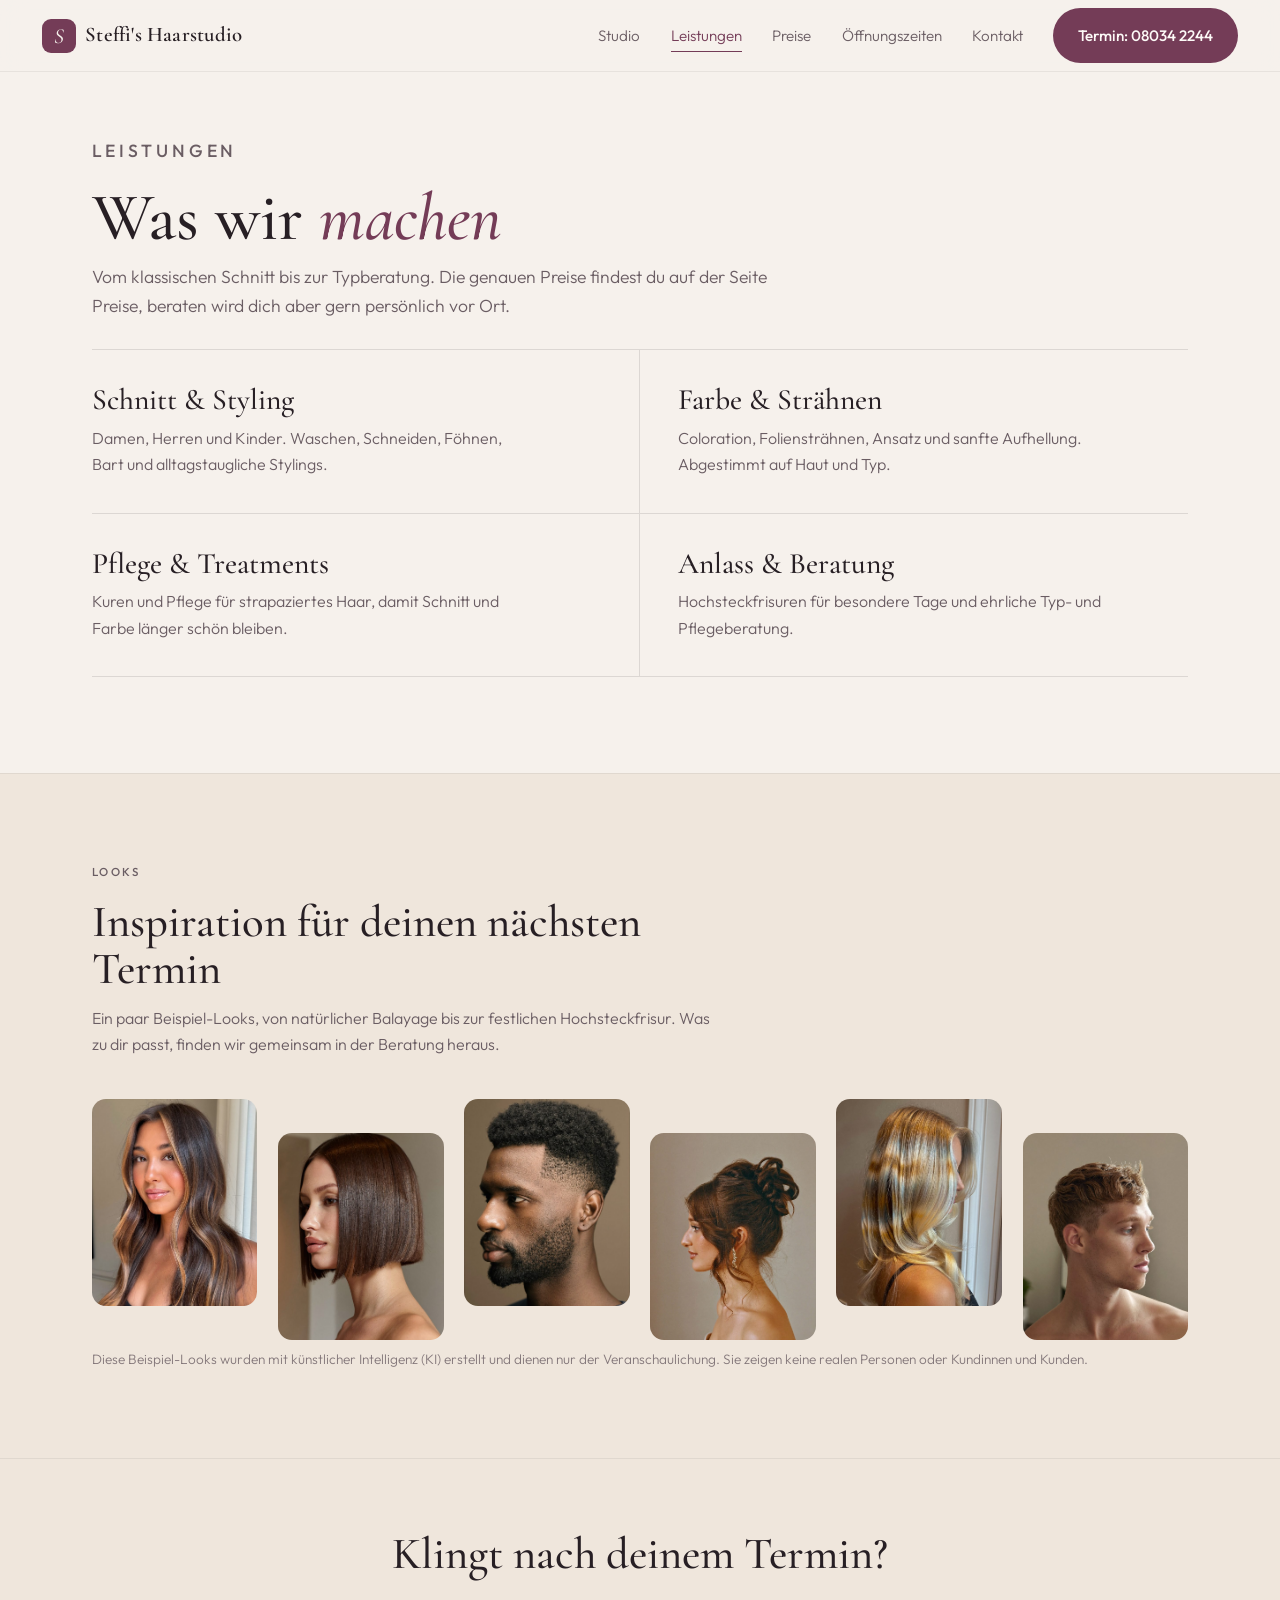
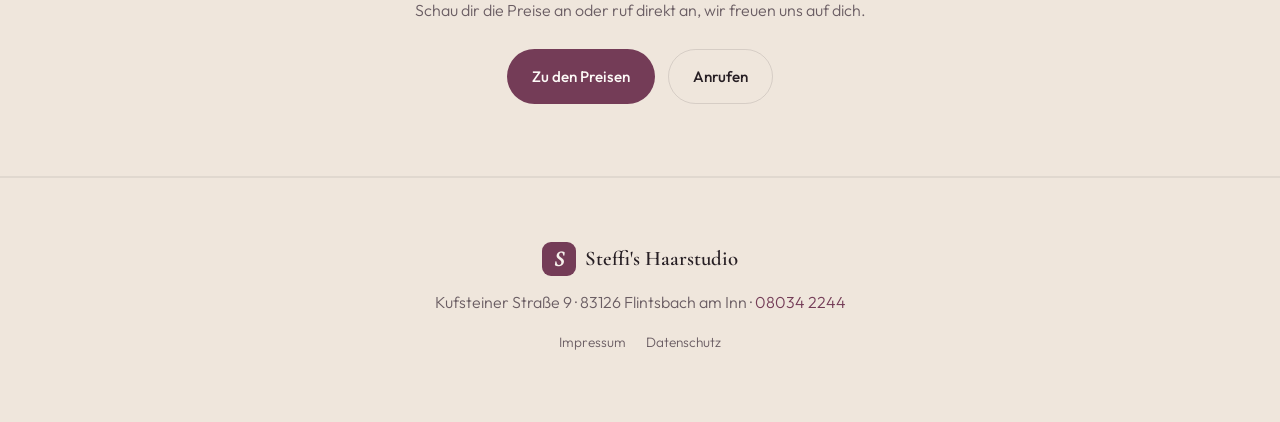
<file: leistungen.html>
<!DOCTYPE html>
<html lang="de">
<head>
  <meta charset="UTF-8" />
  <meta name="viewport" content="width=device-width, initial-scale=1.0" />
  <title>Leistungen · Steffi's Haarstudio</title>
  <meta name="description" content="Leistungen von Steffi's Haarstudio in Flintsbach am Inn: Schnitt und Styling, Farbe und Strähnen, Pflege und Treatments, Anlass und Beratung." />
  <meta name="theme-color" content="#743c57" />
  <link rel="canonical" href="https://steffis-haarstudio.de/leistungen.html" />
  <link rel="icon" type="image/svg+xml" href="favicon.svg" />
  <link rel="apple-touch-icon" href="apple-touch-icon.png" />
  <meta property="og:type" content="website" />
  <meta property="og:url" content="https://steffis-haarstudio.de/leistungen.html" />
  <meta property="og:title" content="Leistungen · Steffi's Haarstudio" />
  <meta property="og:description" content="Leistungen von Steffi's Haarstudio in Flintsbach am Inn: Schnitt und Styling, Farbe und Strähnen, Pflege und Treatments, Anlass und Beratung." />
  <meta property="og:locale" content="de_DE" />
  <meta property="og:image" content="https://steffis-haarstudio.de/img/og-image.jpg" />
  <meta property="og:image:width" content="1200" />
  <meta property="og:image:height" content="630" />
  <meta name="twitter:card" content="summary_large_image" />
  <link rel="stylesheet" href="fonts/fonts.css" />
  <link rel="stylesheet" href="style.css" />
</head>
<body>

  <a href="#main" class="skip-link">Zum Inhalt springen</a>
  <div class="scrollbar" aria-hidden="true"></div>

  <header class="nav">
    <a href="index.html" class="nav__brand" aria-label="Steffi's Haarstudio – zur Startseite">
      <span class="nav__mark" aria-hidden="true">S</span>
      <span class="nav__name">Steffi's Haarstudio</span>
    </a>
    <button class="nav__toggle" id="navToggle" aria-label="Menü öffnen" aria-expanded="false" aria-controls="navMenu">
      <span></span><span></span><span></span>
    </button>
    <nav class="nav__links" id="navMenu" aria-label="Hauptnavigation">
      <a href="index.html">Studio</a>
      <a href="leistungen.html" class="is-active" aria-current="page">Leistungen</a>
      <a href="preise.html">Preise</a>
      <a href="oeffnungszeiten.html">Öffnungszeiten</a>
      <a href="kontakt.html">Kontakt</a>
      <a href="tel:+4980342244" class="btn btn--primary nav__cta">Termin: 08034 2244</a>
    </nav>
  </header>

  <main id="main">

    <section class="pagehead reveal">
      <p class="eyebrow">Leistungen</p>
      <h1>Was wir <em>machen</em></h1>
      <p>Vom klassischen Schnitt bis zur Typberatung. Die genauen Preise findest du auf der Seite Preise, beraten wird dich aber gern persönlich vor Ort.</p>
    </section>

    <div class="page">
      <ul class="services__list">
        <li class="service reveal">
          <h3>Schnitt &amp; Styling</h3>
          <p>Damen, Herren und Kinder. Waschen, Schneiden, Föhnen, Bart und alltagstaugliche Stylings.</p>
        </li>
        <li class="service reveal">
          <h3>Farbe &amp; Strähnen</h3>
          <p>Coloration, Foliensträhnen, Ansatz und sanfte Aufhellung. Abgestimmt auf Haut und Typ.</p>
        </li>
        <li class="service reveal">
          <h3>Pflege &amp; Treatments</h3>
          <p>Kuren und Pflege für strapaziertes Haar, damit Schnitt und Farbe länger schön bleiben.</p>
        </li>
        <li class="service reveal">
          <h3>Anlass &amp; Beratung</h3>
          <p>Hochsteckfrisuren für besondere Tage und ehrliche Typ- und Pflegeberatung.</p>
        </li>
      </ul>
    </div>

    <section class="looks">
      <div class="looks__inner">
        <header class="looks__head reveal">
          <p class="eyebrow">Looks</p>
          <h2>Inspiration für deinen nächsten Termin</h2>
          <p>Ein paar Beispiel-Looks, von natürlicher Balayage bis zur festlichen Hochsteckfrisur. Was zu dir passt, finden wir gemeinsam in der Beratung heraus.</p>
        </header>
        <div class="looks__grid">
          <figure class="look reveal">
            <img src="img/look-balayage.jpg" loading="lazy" alt="Mit KI erstelltes Beispielbild: lange, weich gewellte Haare mit warmer Balayage" />          </figure>
          <figure class="look reveal">
            <img src="img/look-bob.jpg" loading="lazy" alt="Mit KI erstelltes Beispielbild: glänzender, moderner Bob" />          </figure>
          <figure class="look reveal">
            <img src="img/look-herren.jpg" loading="lazy" alt="Mit KI erstelltes Beispielbild: moderner Herren-Schnitt mit sauberem Fade" />          </figure>
          <figure class="look reveal">
            <img src="img/look-hochsteckfrisur.jpg" loading="lazy" alt="Mit KI erstelltes Beispielbild: elegante, lockere Hochsteckfrisur für besondere Anlässe" />          </figure>
          <figure class="look reveal">
            <img src="img/look-blond.jpg" loading="lazy" alt="Mit KI erstelltes Beispielbild: lange Haare mit kühlen blonden Strähnen und Babylights" />          </figure>
          <figure class="look reveal">
            <img src="img/look-herren2.jpg" loading="lazy" alt="Mit KI erstelltes Beispielbild: moderner Herren-Schnitt mit texturiertem Quiff" />          </figure>
        </div>
        <p class="looks__note">Diese Beispiel-Looks wurden mit künstlicher Intelligenz (KI) erstellt und dienen nur der Veranschaulichung. Sie zeigen keine realen Personen oder Kundinnen und Kunden.</p>
      </div>
    </section>

    <section class="cta">
      <div class="cta__inner reveal">
        <h2>Klingt nach deinem Termin?</h2>
        <p>Schau dir die Preise an oder ruf direkt an, wir freuen uns auf dich.</p>
        <div class="cta__actions">
          <a href="preise.html" class="btn btn--primary">Zu den Preisen</a>
          <a href="tel:+4980342244" class="btn btn--ghost">Anrufen</a>
        </div>
      </div>
    </section>

  </main>

  <footer class="footer">
    <div class="footer__brand">
      <span class="nav__mark" aria-hidden="true">S</span>
      <span>Steffi's Haarstudio</span>
    </div>
    <p class="footer__addr">Kufsteiner Straße 9 · 83126 Flintsbach am Inn · <a href="tel:+4980342244">08034 2244</a></p>
    <p class="footer__links">
      <a href="impressum.html">Impressum</a>
      <a href="datenschutz.html">Datenschutz</a>
    </p>
  </footer>

  <script src="script.js" defer></script>
</body>
</html>
</file>
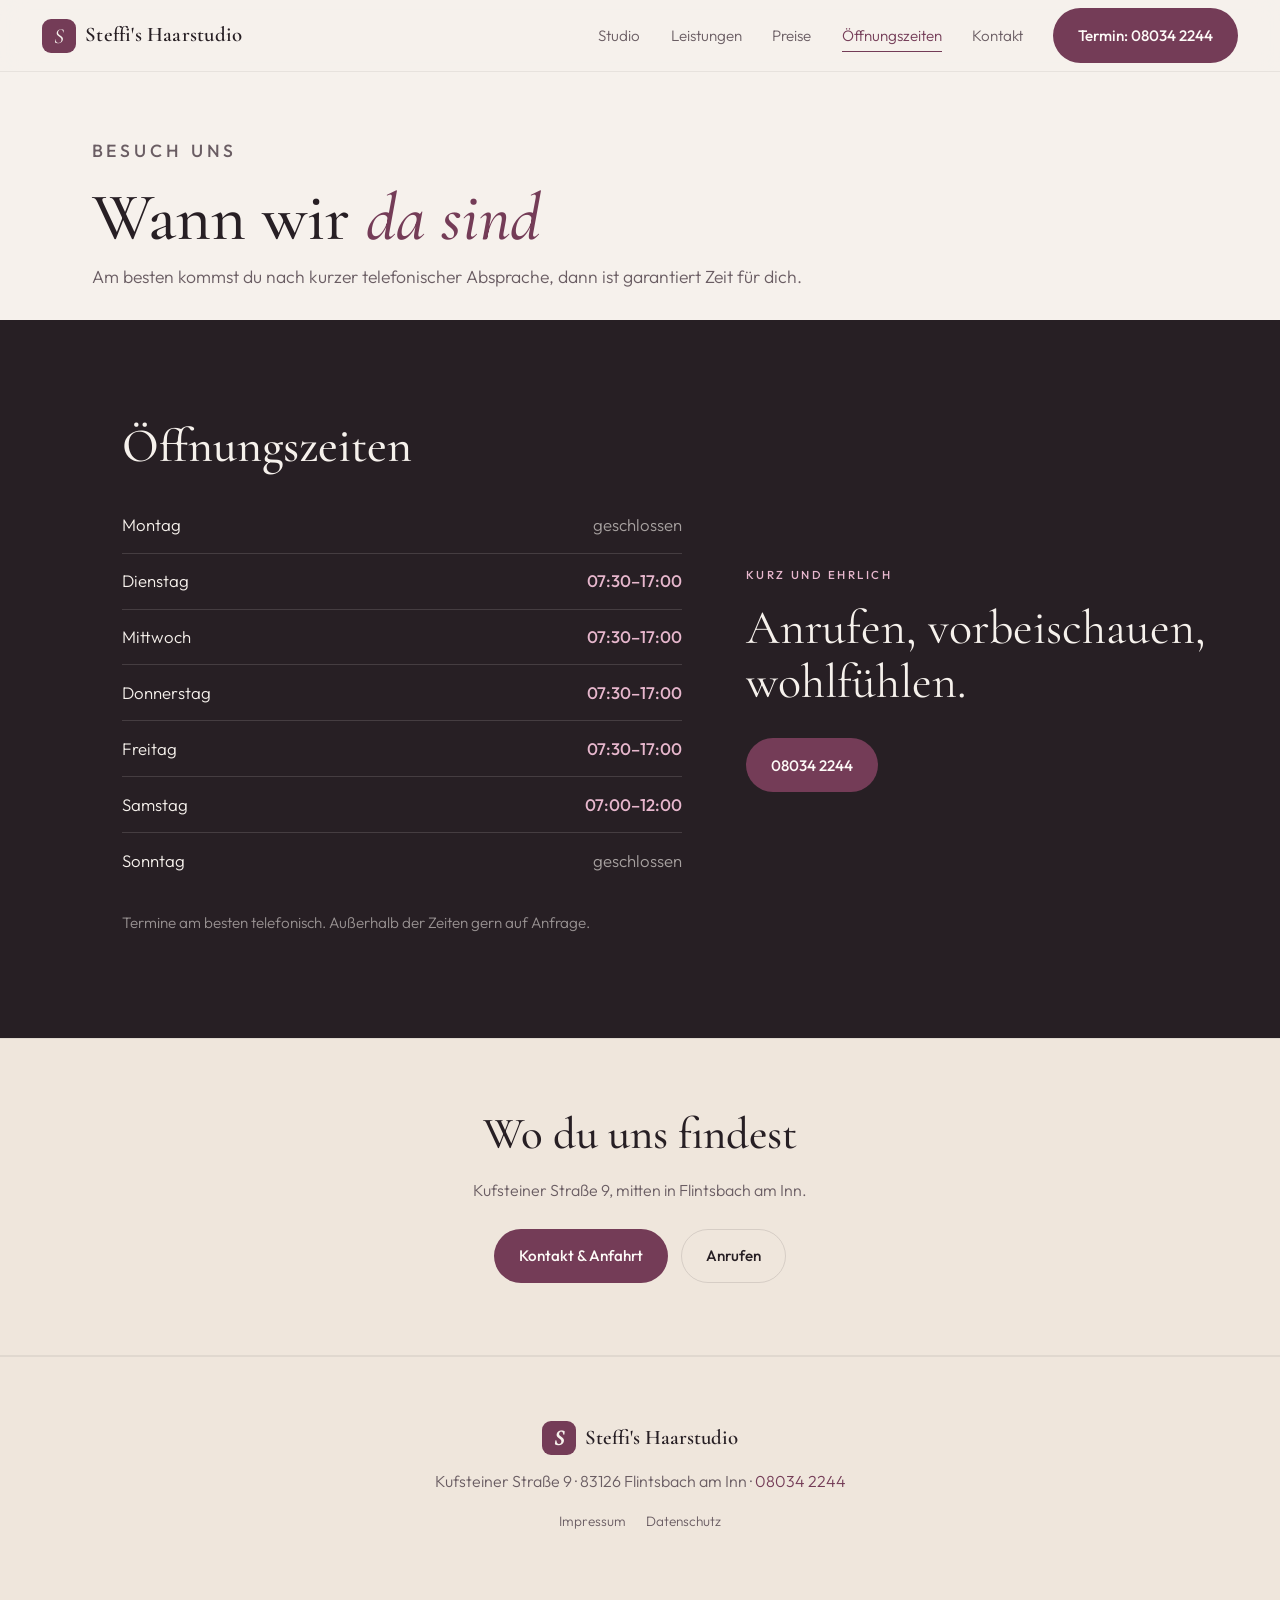
<file: oeffnungszeiten.html>
<!DOCTYPE html>
<html lang="de">
<head>
  <meta charset="UTF-8" />
  <meta name="viewport" content="width=device-width, initial-scale=1.0" />
  <title>Öffnungszeiten · Steffi's Haarstudio</title>
  <meta name="description" content="Öffnungszeiten von Steffi's Haarstudio in Flintsbach am Inn: Dienstag bis Freitag 07:30 bis 17:00 Uhr, Samstag 07:00 bis 12:00 Uhr." />
  <meta name="theme-color" content="#743c57" />
  <link rel="canonical" href="https://steffis-haarstudio.de/oeffnungszeiten.html" />
  <link rel="icon" type="image/svg+xml" href="favicon.svg" />
  <link rel="apple-touch-icon" href="apple-touch-icon.png" />
  <meta property="og:type" content="website" />
  <meta property="og:url" content="https://steffis-haarstudio.de/oeffnungszeiten.html" />
  <meta property="og:title" content="Öffnungszeiten · Steffi's Haarstudio" />
  <meta property="og:description" content="Öffnungszeiten von Steffi's Haarstudio in Flintsbach am Inn: Dienstag bis Freitag 07:30 bis 17:00 Uhr, Samstag 07:00 bis 12:00 Uhr." />
  <meta property="og:locale" content="de_DE" />
  <meta property="og:image" content="https://steffis-haarstudio.de/img/og-image.jpg" />
  <meta property="og:image:width" content="1200" />
  <meta property="og:image:height" content="630" />
  <meta name="twitter:card" content="summary_large_image" />
  <link rel="stylesheet" href="fonts/fonts.css" />
  <link rel="stylesheet" href="style.css" />
</head>
<body>

  <a href="#main" class="skip-link">Zum Inhalt springen</a>
  <div class="scrollbar" aria-hidden="true"></div>

  <header class="nav">
    <a href="index.html" class="nav__brand" aria-label="Steffi's Haarstudio – zur Startseite">
      <span class="nav__mark" aria-hidden="true">S</span>
      <span class="nav__name">Steffi's Haarstudio</span>
    </a>
    <button class="nav__toggle" id="navToggle" aria-label="Menü öffnen" aria-expanded="false" aria-controls="navMenu">
      <span></span><span></span><span></span>
    </button>
    <nav class="nav__links" id="navMenu" aria-label="Hauptnavigation">
      <a href="index.html">Studio</a>
      <a href="leistungen.html">Leistungen</a>
      <a href="preise.html">Preise</a>
      <a href="oeffnungszeiten.html" class="is-active" aria-current="page">Öffnungszeiten</a>
      <a href="kontakt.html">Kontakt</a>
      <a href="tel:+4980342244" class="btn btn--primary nav__cta">Termin: 08034 2244</a>
    </nav>
  </header>

  <main id="main">

    <section class="pagehead reveal">
      <p class="eyebrow">Besuch uns</p>
      <h1>Wann wir <em>da sind</em></h1>
      <p>Am besten kommst du nach kurzer telefonischer Absprache, dann ist garantiert Zeit für dich.</p>
    </section>

    <section class="hours">
      <div class="hours__card reveal">
        <h2>Öffnungszeiten</h2>
        <table class="hours__table" aria-label="Öffnungszeiten Steffi's Haarstudio">
          <thead class="sr-only">
            <tr><th scope="col">Tag</th><th scope="col">Uhrzeit</th></tr>
          </thead>
          <tbody>
            <tr><td>Montag</td><td>geschlossen</td></tr>
            <tr class="is-open"><td>Dienstag</td><td>07:30–17:00</td></tr>
            <tr class="is-open"><td>Mittwoch</td><td>07:30–17:00</td></tr>
            <tr class="is-open"><td>Donnerstag</td><td>07:30–17:00</td></tr>
            <tr class="is-open"><td>Freitag</td><td>07:30–17:00</td></tr>
            <tr class="is-open"><td>Samstag</td><td>07:00–12:00</td></tr>
            <tr><td>Sonntag</td><td>geschlossen</td></tr>
          </tbody>
        </table>
        <p class="hours__note">Termine am besten telefonisch. Außerhalb der Zeiten gern auf Anfrage.</p>
      </div>
      <div class="hours__aside reveal">
        <p class="eyebrow">Kurz und ehrlich</p>
        <p class="hours__big">Anrufen, vorbeischauen,<br>wohlfühlen.</p>
        <a href="tel:+4980342244" class="btn btn--primary">08034 2244</a>
      </div>
    </section>

    <section class="cta">
      <div class="cta__inner reveal">
        <h2>Wo du uns findest</h2>
        <p>Kufsteiner Straße 9, mitten in Flintsbach am Inn.</p>
        <div class="cta__actions">
          <a href="kontakt.html" class="btn btn--primary">Kontakt &amp; Anfahrt</a>
          <a href="tel:+4980342244" class="btn btn--ghost">Anrufen</a>
        </div>
      </div>
    </section>

  </main>

  <footer class="footer">
    <div class="footer__brand">
      <span class="nav__mark" aria-hidden="true">S</span>
      <span>Steffi's Haarstudio</span>
    </div>
    <p class="footer__addr">Kufsteiner Straße 9 · 83126 Flintsbach am Inn · <a href="tel:+4980342244">08034 2244</a></p>
    <p class="footer__links">
      <a href="impressum.html">Impressum</a>
      <a href="datenschutz.html">Datenschutz</a>
    </p>
  </footer>

  <script src="script.js" defer></script>
</body>
</html>
</file>
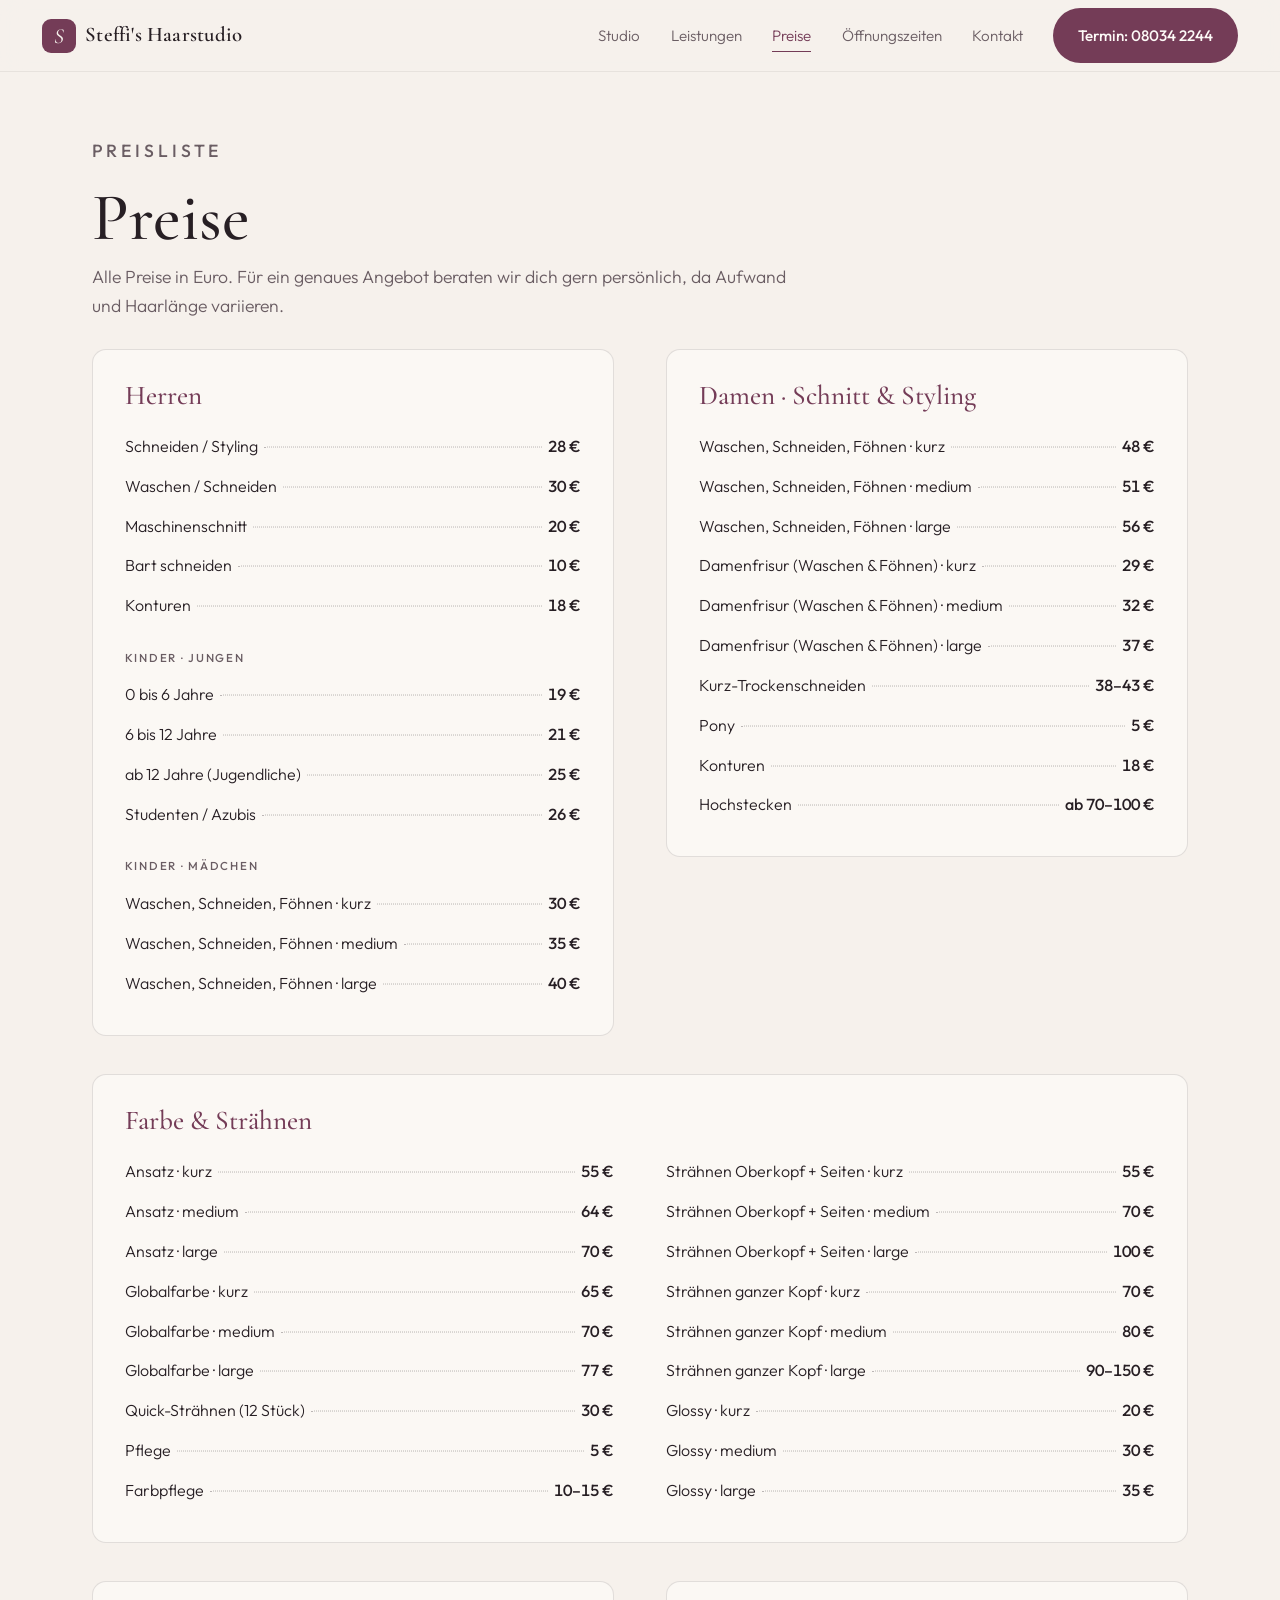
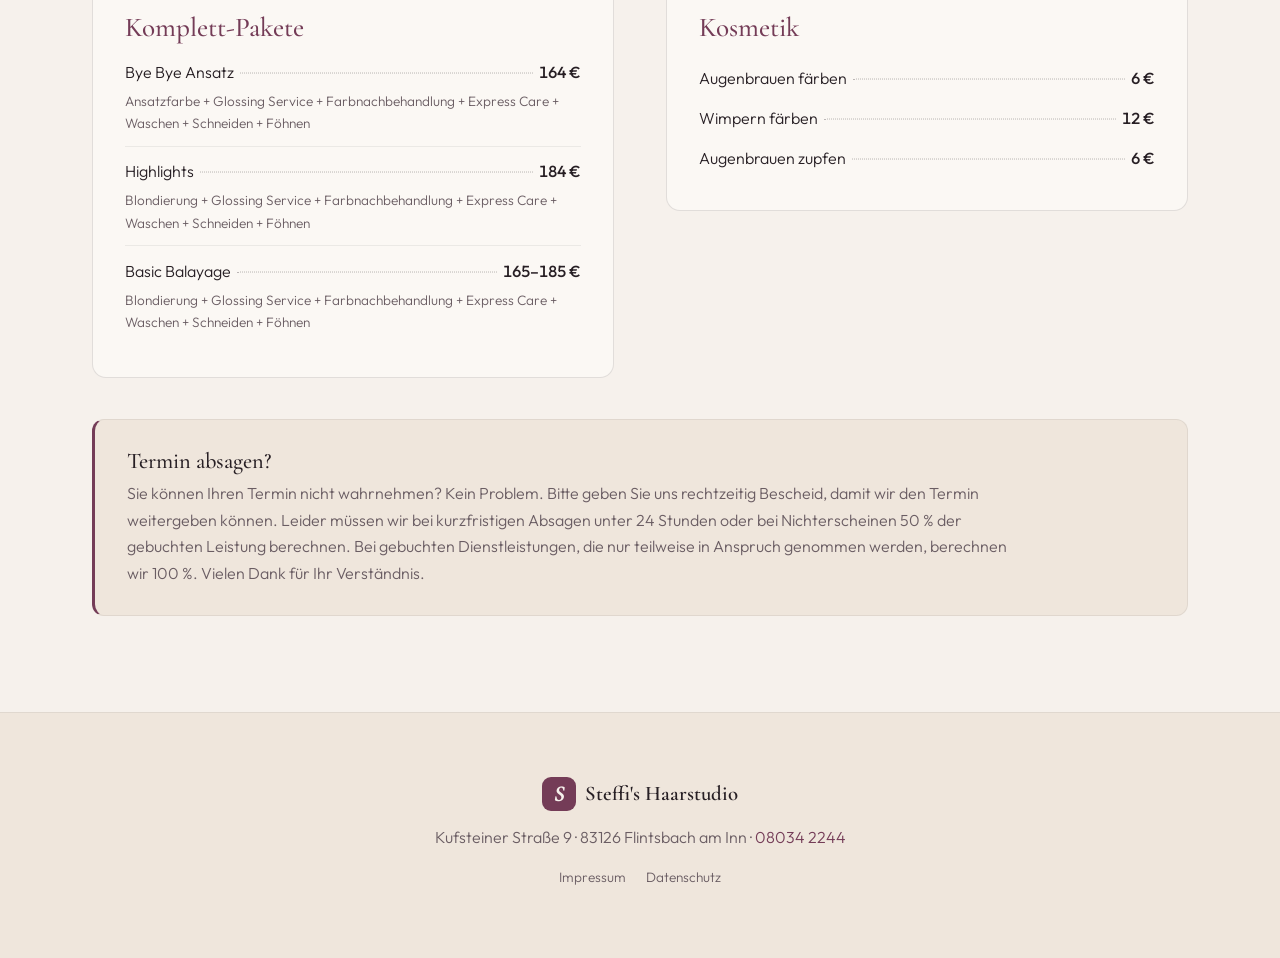
<file: preise.html>
<!DOCTYPE html>
<html lang="de">
<head>
  <meta charset="UTF-8" />
  <meta name="viewport" content="width=device-width, initial-scale=1.0" />
  <title>Preise · Steffi's Haarstudio</title>
  <meta name="description" content="Preisliste von Steffi's Haarstudio in Flintsbach am Inn: Herren, Damen, Farbe und Strähnen, Komplett-Pakete und Kosmetik." />
  <meta name="theme-color" content="#743c57" />
  <link rel="canonical" href="https://steffis-haarstudio.de/preise.html" />
  <link rel="icon" type="image/svg+xml" href="favicon.svg" />
  <link rel="apple-touch-icon" href="apple-touch-icon.png" />
  <meta property="og:type" content="website" />
  <meta property="og:url" content="https://steffis-haarstudio.de/preise.html" />
  <meta property="og:title" content="Preise · Steffi's Haarstudio" />
  <meta property="og:description" content="Preisliste von Steffi's Haarstudio in Flintsbach am Inn: Herren, Damen, Farbe und Strähnen, Komplett-Pakete und Kosmetik." />
  <meta property="og:locale" content="de_DE" />
  <meta property="og:image" content="https://steffis-haarstudio.de/img/og-image.jpg" />
  <meta property="og:image:width" content="1200" />
  <meta property="og:image:height" content="630" />
  <meta name="twitter:card" content="summary_large_image" />
  <link rel="stylesheet" href="fonts/fonts.css" />
  <link rel="stylesheet" href="style.css" />
</head>
<body>

  <a href="#main" class="skip-link">Zum Inhalt springen</a>
  <div class="scrollbar" aria-hidden="true"></div>

  <header class="nav">
    <a href="index.html" class="nav__brand" aria-label="Steffi's Haarstudio – zur Startseite">
      <span class="nav__mark" aria-hidden="true">S</span>
      <span class="nav__name">Steffi's Haarstudio</span>
    </a>
    <button class="nav__toggle" id="navToggle" aria-label="Menü öffnen" aria-expanded="false" aria-controls="navMenu">
      <span></span><span></span><span></span>
    </button>
    <nav class="nav__links" id="navMenu" aria-label="Hauptnavigation">
      <a href="index.html">Studio</a>
      <a href="leistungen.html">Leistungen</a>
      <a href="preise.html" class="is-active" aria-current="page">Preise</a>
      <a href="oeffnungszeiten.html">Öffnungszeiten</a>
      <a href="kontakt.html">Kontakt</a>
      <a href="tel:+4980342244" class="btn btn--primary nav__cta">Termin: 08034 2244</a>
    </nav>
  </header>

  <main id="main">

    <section class="pagehead reveal">
      <p class="eyebrow">Preisliste</p>
      <h1>Preise</h1>
      <p>Alle Preise in Euro. Für ein genaues Angebot beraten wir dich gern persönlich, da Aufwand und Haarlänge variieren.</p>
    </section>

    <div class="page">
      <div class="prices__grid">
        <div class="price-card reveal">
          <h3>Herren</h3>
          <ul class="price-list">
            <li><span class="pl-name">Schneiden / Styling</span><span class="pl-dots"></span><span class="pl-price">28 €</span></li>
            <li><span class="pl-name">Waschen / Schneiden</span><span class="pl-dots"></span><span class="pl-price">30 €</span></li>
            <li><span class="pl-name">Maschinenschnitt</span><span class="pl-dots"></span><span class="pl-price">20 €</span></li>
            <li><span class="pl-name">Bart schneiden</span><span class="pl-dots"></span><span class="pl-price">10 €</span></li>
            <li><span class="pl-name">Konturen</span><span class="pl-dots"></span><span class="pl-price">18 €</span></li>
          </ul>
          <h4 class="price-sub">Kinder &middot; Jungen</h4>
          <ul class="price-list">
            <li><span class="pl-name">0 bis 6 Jahre</span><span class="pl-dots"></span><span class="pl-price">19 €</span></li>
            <li><span class="pl-name">6 bis 12 Jahre</span><span class="pl-dots"></span><span class="pl-price">21 €</span></li>
            <li><span class="pl-name">ab 12 Jahre (Jugendliche)</span><span class="pl-dots"></span><span class="pl-price">25 €</span></li>
            <li><span class="pl-name">Studenten / Azubis</span><span class="pl-dots"></span><span class="pl-price">26 €</span></li>
          </ul>
          <h4 class="price-sub">Kinder &middot; Mädchen</h4>
          <ul class="price-list">
            <li><span class="pl-name">Waschen, Schneiden, Föhnen &middot; kurz</span><span class="pl-dots"></span><span class="pl-price">30 €</span></li>
            <li><span class="pl-name">Waschen, Schneiden, Föhnen &middot; medium</span><span class="pl-dots"></span><span class="pl-price">35 €</span></li>
            <li><span class="pl-name">Waschen, Schneiden, Föhnen &middot; large</span><span class="pl-dots"></span><span class="pl-price">40 €</span></li>
          </ul>
        </div>

        <div class="price-card reveal">
          <h3>Damen &middot; Schnitt &amp; Styling</h3>
          <ul class="price-list">
            <li><span class="pl-name">Waschen, Schneiden, Föhnen &middot; kurz</span><span class="pl-dots"></span><span class="pl-price">48 €</span></li>
            <li><span class="pl-name">Waschen, Schneiden, Föhnen &middot; medium</span><span class="pl-dots"></span><span class="pl-price">51 €</span></li>
            <li><span class="pl-name">Waschen, Schneiden, Föhnen &middot; large</span><span class="pl-dots"></span><span class="pl-price">56 €</span></li>
            <li><span class="pl-name">Damenfrisur (Waschen &amp; Föhnen) &middot; kurz</span><span class="pl-dots"></span><span class="pl-price">29 €</span></li>
            <li><span class="pl-name">Damenfrisur (Waschen &amp; Föhnen) &middot; medium</span><span class="pl-dots"></span><span class="pl-price">32 €</span></li>
            <li><span class="pl-name">Damenfrisur (Waschen &amp; Föhnen) &middot; large</span><span class="pl-dots"></span><span class="pl-price">37 €</span></li>
            <li><span class="pl-name">Kurz-Trockenschneiden</span><span class="pl-dots"></span><span class="pl-price">38–43 €</span></li>
            <li><span class="pl-name">Pony</span><span class="pl-dots"></span><span class="pl-price">5 €</span></li>
            <li><span class="pl-name">Konturen</span><span class="pl-dots"></span><span class="pl-price">18 €</span></li>
            <li><span class="pl-name">Hochstecken</span><span class="pl-dots"></span><span class="pl-price">ab 70–100 €</span></li>
          </ul>
        </div>

        <div class="price-card price-card--wide reveal">
          <h3>Farbe &amp; Strähnen</h3>
          <ul class="price-list price-list--two">
            <li><span class="pl-name">Ansatz &middot; kurz</span><span class="pl-dots"></span><span class="pl-price">55 €</span></li>
            <li><span class="pl-name">Strähnen Oberkopf + Seiten &middot; kurz</span><span class="pl-dots"></span><span class="pl-price">55 €</span></li>
            <li><span class="pl-name">Ansatz &middot; medium</span><span class="pl-dots"></span><span class="pl-price">64 €</span></li>
            <li><span class="pl-name">Strähnen Oberkopf + Seiten &middot; medium</span><span class="pl-dots"></span><span class="pl-price">70 €</span></li>
            <li><span class="pl-name">Ansatz &middot; large</span><span class="pl-dots"></span><span class="pl-price">70 €</span></li>
            <li><span class="pl-name">Strähnen Oberkopf + Seiten &middot; large</span><span class="pl-dots"></span><span class="pl-price">100 €</span></li>
            <li><span class="pl-name">Globalfarbe &middot; kurz</span><span class="pl-dots"></span><span class="pl-price">65 €</span></li>
            <li><span class="pl-name">Strähnen ganzer Kopf &middot; kurz</span><span class="pl-dots"></span><span class="pl-price">70 €</span></li>
            <li><span class="pl-name">Globalfarbe &middot; medium</span><span class="pl-dots"></span><span class="pl-price">70 €</span></li>
            <li><span class="pl-name">Strähnen ganzer Kopf &middot; medium</span><span class="pl-dots"></span><span class="pl-price">80 €</span></li>
            <li><span class="pl-name">Globalfarbe &middot; large</span><span class="pl-dots"></span><span class="pl-price">77 €</span></li>
            <li><span class="pl-name">Strähnen ganzer Kopf &middot; large</span><span class="pl-dots"></span><span class="pl-price">90–150 €</span></li>
            <li><span class="pl-name">Quick-Strähnen (12 Stück)</span><span class="pl-dots"></span><span class="pl-price">30 €</span></li>
            <li><span class="pl-name">Glossy &middot; kurz</span><span class="pl-dots"></span><span class="pl-price">20 €</span></li>
            <li><span class="pl-name">Pflege</span><span class="pl-dots"></span><span class="pl-price">5 €</span></li>
            <li><span class="pl-name">Glossy &middot; medium</span><span class="pl-dots"></span><span class="pl-price">30 €</span></li>
            <li><span class="pl-name">Farbpflege</span><span class="pl-dots"></span><span class="pl-price">10–15 €</span></li>
            <li><span class="pl-name">Glossy &middot; large</span><span class="pl-dots"></span><span class="pl-price">35 €</span></li>
          </ul>
        </div>

        <div class="price-card reveal">
          <h3>Komplett-Pakete</h3>
          <ul class="price-list price-list--pkg">
            <li>
              <span class="pl-row"><span class="pl-name">Bye Bye Ansatz</span><span class="pl-dots"></span><span class="pl-price">164 €</span></span>
              <span class="pl-sub">Ansatzfarbe + Glossing Service + Farbnachbehandlung + Express Care + Waschen + Schneiden + Föhnen</span>
            </li>
            <li>
              <span class="pl-row"><span class="pl-name">Highlights</span><span class="pl-dots"></span><span class="pl-price">184 €</span></span>
              <span class="pl-sub">Blondierung + Glossing Service + Farbnachbehandlung + Express Care + Waschen + Schneiden + Föhnen</span>
            </li>
            <li>
              <span class="pl-row"><span class="pl-name">Basic Balayage</span><span class="pl-dots"></span><span class="pl-price">165–185 €</span></span>
              <span class="pl-sub">Blondierung + Glossing Service + Farbnachbehandlung + Express Care + Waschen + Schneiden + Föhnen</span>
            </li>
          </ul>
        </div>

        <div class="price-card reveal">
          <h3>Kosmetik</h3>
          <ul class="price-list">
            <li><span class="pl-name">Augenbrauen färben</span><span class="pl-dots"></span><span class="pl-price">6 €</span></li>
            <li><span class="pl-name">Wimpern färben</span><span class="pl-dots"></span><span class="pl-price">12 €</span></li>
            <li><span class="pl-name">Augenbrauen zupfen</span><span class="pl-dots"></span><span class="pl-price">6 €</span></li>
          </ul>
        </div>
      </div>

      <div class="prices__note reveal">
        <h3>Termin absagen?</h3>
        <p>
          Sie können Ihren Termin nicht wahrnehmen? Kein Problem. Bitte geben Sie uns
          rechtzeitig Bescheid, damit wir den Termin weitergeben können. Leider müssen wir bei
          kurzfristigen Absagen unter 24 Stunden oder bei Nichterscheinen 50 % der gebuchten
          Leistung berechnen. Bei gebuchten Dienstleistungen, die nur teilweise in Anspruch
          genommen werden, berechnen wir 100 %. Vielen Dank für Ihr Verständnis.
        </p>
      </div>
    </div>

  </main>

  <footer class="footer">
    <div class="footer__brand">
      <span class="nav__mark" aria-hidden="true">S</span>
      <span>Steffi's Haarstudio</span>
    </div>
    <p class="footer__addr">Kufsteiner Straße 9 · 83126 Flintsbach am Inn · <a href="tel:+4980342244">08034 2244</a></p>
    <p class="footer__links">
      <a href="impressum.html">Impressum</a>
      <a href="datenschutz.html">Datenschutz</a>
    </p>
  </footer>

  <script src="script.js" defer></script>
</body>
</html>
</file>
<file: fonts/fonts.css>
/* Cormorant Garamond – normal */
@font-face {
  font-family: 'Cormorant Garamond';
  font-style: normal;
  font-weight: 400 600;
  font-display: swap;
  src: url('cormorant-normal-latin-ext.woff2') format('woff2');
  unicode-range: U+0100-02BA, U+02BD-02C5, U+02C7-02CC, U+02CE-02D7, U+02DD-02FF, U+0304, U+0308, U+0329, U+1D00-1DBF, U+1E00-1E9F, U+1EF2-1EFF, U+2020, U+20A0-20AB, U+20AD-20C0, U+2113, U+2C60-2C7F, U+A720-A7FF;
}
@font-face {
  font-family: 'Cormorant Garamond';
  font-style: normal;
  font-weight: 400 600;
  font-display: swap;
  src: url('cormorant-normal-latin.woff2') format('woff2');
  unicode-range: U+0000-00FF, U+0131, U+0152-0153, U+02BB-02BC, U+02C6, U+02DA, U+02DC, U+0304, U+0308, U+0329, U+2000-206F, U+20AC, U+2122, U+2191, U+2193, U+2212, U+2215, U+FEFF, U+FFFD;
}

/* Cormorant Garamond – italic */
@font-face {
  font-family: 'Cormorant Garamond';
  font-style: italic;
  font-weight: 400 500;
  font-display: swap;
  src: url('cormorant-italic-latin-ext.woff2') format('woff2');
  unicode-range: U+0100-02BA, U+02BD-02C5, U+02C7-02CC, U+02CE-02D7, U+02DD-02FF, U+0304, U+0308, U+0329, U+1D00-1DBF, U+1E00-1E9F, U+1EF2-1EFF, U+2020, U+20A0-20AB, U+20AD-20C0, U+2113, U+2C60-2C7F, U+A720-A7FF;
}
@font-face {
  font-family: 'Cormorant Garamond';
  font-style: italic;
  font-weight: 400 500;
  font-display: swap;
  src: url('cormorant-italic-latin.woff2') format('woff2');
  unicode-range: U+0000-00FF, U+0131, U+0152-0153, U+02BB-02BC, U+02C6, U+02DA, U+02DC, U+0304, U+0308, U+0329, U+2000-206F, U+20AC, U+2122, U+2191, U+2193, U+2212, U+2215, U+FEFF, U+FFFD;
}

/* Outfit */
@font-face {
  font-family: 'Outfit';
  font-style: normal;
  font-weight: 300 600;
  font-display: swap;
  src: url('outfit-latin-ext.woff2') format('woff2');
  unicode-range: U+0100-02BA, U+02BD-02C5, U+02C7-02CC, U+02CE-02D7, U+02DD-02FF, U+0304, U+0308, U+0329, U+1D00-1DBF, U+1E00-1E9F, U+1EF2-1EFF, U+2020, U+20A0-20AB, U+20AD-20C0, U+2113, U+2C60-2C7F, U+A720-A7FF;
}
@font-face {
  font-family: 'Outfit';
  font-style: normal;
  font-weight: 300 600;
  font-display: swap;
  src: url('outfit-latin.woff2') format('woff2');
  unicode-range: U+0000-00FF, U+0131, U+0152-0153, U+02BB-02BC, U+02C6, U+02DA, U+02DC, U+0304, U+0308, U+0329, U+2000-206F, U+20AC, U+2122, U+2191, U+2193, U+2212, U+2215, U+FEFF, U+FFFD;
}
</file>
<file: style.css>
/* ============================================================
   Steffi's Haarstudio – Probewebsite (DT Webstudio)
   Warm paper + plum accent · Cormorant Garamond + Outfit
   ============================================================ */

:root {
  --paper:    #f6f1ec;
  --paper-2:  #efe6dc;
  --panel:    #fbf8f4;
  --ink:      #271f24;
  --ink-soft: #6a5d63;
  --plum:     #743c57;
  --plum-deep:#5a2c43;
  --line:     rgba(39, 31, 36, 0.12);
  --line-soft:rgba(39, 31, 36, 0.07);

  --serif: "Cormorant Garamond", Georgia, "Times New Roman", serif;
  --sans:  "Outfit", -apple-system, BlinkMacSystemFont, "Segoe UI", sans-serif;

  --maxw: 1180px;
  --radius: 14px;
  --ease: cubic-bezier(0.16, 1, 0.3, 1);
}

* { box-sizing: border-box; }

html { scroll-behavior: smooth; }

body {
  margin: 0;
  font-family: var(--sans);
  font-weight: 300;
  color: var(--ink);
  background: var(--paper);
  line-height: 1.65;
  -webkit-font-smoothing: antialiased;
  text-rendering: optimizeLegibility;
}

h1, h2, h3 { font-family: var(--serif); font-weight: 500; line-height: 1.04; margin: 0; }
p { margin: 0; }
a { color: inherit; }
img { max-width: 100%; display: block; }

.sr-only {
  position: absolute; width: 1px; height: 1px; padding: 0; margin: -1px;
  overflow: hidden; clip: rect(0,0,0,0); white-space: nowrap; border: 0;
}

.skip-link {
  position: absolute; left: 12px; top: -48px; z-index: 100;
  background: var(--plum); color: #fff; padding: 10px 16px; border-radius: 8px;
  text-decoration: none; transition: top .2s var(--ease);
}
.skip-link:focus { top: 12px; }

:focus-visible { outline: 2px solid var(--plum); outline-offset: 3px; border-radius: 4px; }

/* ---------- Eyebrow (rationed) ---------- */
.eyebrow {
  font-family: var(--sans);
  font-size: .72rem; font-weight: 500;
  letter-spacing: .22em; text-transform: uppercase;
  color: var(--plum);
  margin: 0 0 1.1rem;
}

/* ---------- Buttons ---------- */
.btn {
  display: inline-flex; align-items: center; justify-content: center;
  font-family: var(--sans); font-weight: 500; font-size: .95rem;
  text-decoration: none; white-space: nowrap;
  padding: .85rem 1.5rem; border-radius: 999px;
  border: 1px solid transparent;
  transition: transform .25s var(--ease), background .25s var(--ease), color .25s var(--ease), border-color .25s var(--ease);
}
.btn--primary { background: var(--plum); color: #fdfaf7; }
.btn--primary:hover { background: var(--plum-deep); transform: translateY(-2px); }
.btn--primary:active { transform: translateY(0); }
.btn--ghost { background: transparent; color: var(--ink); border-color: var(--line); }
.btn--ghost:hover { border-color: var(--plum); color: var(--plum); transform: translateY(-2px); }

/* ============================================================
   NAV
   ============================================================ */
.nav {
  position: sticky; top: 0; z-index: 40;
  display: flex; align-items: center; justify-content: space-between;
  gap: 1rem;
  padding: .9rem clamp(1.1rem, 4vw, 2.6rem);
  height: 72px;
  background: rgba(246, 241, 236, 0.82);
  backdrop-filter: blur(12px);
  border-bottom: 1px solid var(--line-soft);
}
.nav__brand { display: flex; align-items: center; gap: .6rem; text-decoration: none; }
.nav__mark {
  display: grid; place-items: center;
  width: 34px; height: 34px; border-radius: 9px;
  background: var(--plum); color: var(--paper);
  font-family: var(--serif); font-style: italic; font-size: 1.35rem;
}
.nav__name { font-family: var(--serif); font-size: 1.3rem; font-weight: 600; letter-spacing: .01em; }

.nav__links { display: flex; align-items: center; gap: 1.9rem; }
.nav__links a { text-decoration: none; font-size: .95rem; color: var(--ink-soft); transition: color .2s var(--ease); }
.nav__links a:hover { color: var(--plum); }
.nav__cta { color: #fdfaf7 !important; }

.nav__toggle {
  display: none; flex-direction: column; gap: 5px;
  background: none; border: 0; cursor: pointer; padding: 8px;
}
.nav__toggle span { width: 24px; height: 2px; background: var(--ink); border-radius: 2px; transition: transform .3s var(--ease), opacity .3s var(--ease); }
.nav__toggle[aria-expanded="true"] span:nth-child(1) { transform: translateY(7px) rotate(45deg); }
.nav__toggle[aria-expanded="true"] span:nth-child(2) { opacity: 0; }
.nav__toggle[aria-expanded="true"] span:nth-child(3) { transform: translateY(-7px) rotate(-45deg); }

/* ============================================================
   SCROLL-FORTSCHRITT (oben, CSS scroll-driven)
   ============================================================ */
.scrollbar {
  position: fixed; top: 0; left: 0; z-index: 60;
  height: 3px; width: 100%;
  background: linear-gradient(90deg, var(--plum), #c98aa6);
  transform: scaleX(0); transform-origin: 0 50%;
}
@supports (animation-timeline: scroll()) {
  .scrollbar {
    animation: scrollGrow linear both;
    animation-timeline: scroll(root);
  }
  @keyframes scrollGrow { to { transform: scaleX(1); } }
}

/* ============================================================
   NAV underline
   ============================================================ */
.nav__links a:not(.nav__cta) { position: relative; }
.nav__links a:not(.nav__cta)::after {
  content: ""; position: absolute; left: 0; bottom: -4px;
  width: 100%; height: 1.5px; background: var(--plum);
  transform: scaleX(0); transform-origin: 0 50%;
  transition: transform .3s var(--ease);
}
.nav__links a:not(.nav__cta):hover::after { transform: scaleX(1); }

/* ============================================================
   HERO  (Cinematic Foto-Montage)
   ============================================================ */
.hero {
  position: relative; overflow: hidden;
  min-height: clamp(560px, 92vh, 880px);
  display: flex; align-items: flex-end;
}
.hero__media { position: absolute; inset: 0; z-index: 0; }
.hero__slide {
  position: absolute; inset: 0; width: 100%; height: 100%;
  object-fit: cover; opacity: 0; will-change: opacity, transform;
  animation: heroFade 21s linear infinite;
}
.hero.is-paused .hero__slide { animation-play-state: paused; }
.hero__slide:nth-child(1) { animation-delay: 0s; }
.hero__slide:nth-child(2) { animation-delay: 7s; }
.hero__slide:nth-child(3) { animation-delay: 14s; }
@keyframes heroFade {
  0%   { opacity: 0; transform: scale(1.06); }
  3%   { opacity: 1; }
  28%  { opacity: 1; }
  33%  { opacity: 0; transform: scale(1.13); }
  100% { opacity: 0; transform: scale(1.13); }
}
.hero__scrim {
  position: absolute; inset: 0;
  background:
    linear-gradient(to top, rgba(28,18,24,0.82) 0%, rgba(28,18,24,0.30) 48%, rgba(28,18,24,0.12) 100%),
    linear-gradient(to right, rgba(28,18,24,0.55), rgba(28,18,24,0.05) 62%);
}
.hero__content {
  position: relative; z-index: 1;
  max-width: var(--maxw); width: 100%; margin: 0 auto;
  padding: clamp(2.5rem, 6vw, 5rem) clamp(1.1rem, 4vw, 2.6rem) clamp(2.8rem, 6vw, 4.5rem);
  color: var(--paper);
}
.eyebrow--light { color: #f0c9d9; }
.hero__title {
  font-size: clamp(3.2rem, 9vw, 6.6rem);
  letter-spacing: -0.01em; margin: 0 0 1.3rem; color: #fff;
  text-shadow: 0 2px 30px rgba(0,0,0,0.28);
}
.hero__title .line { display: block; }
.hero__title em { font-style: italic; color: #f0c9d9; display: inline-block; padding-bottom: .06em; }
.hero__sub {
  font-size: clamp(1.05rem, 2vw, 1.3rem); color: rgba(255,255,255,0.92);
  max-width: 38ch; margin-bottom: 2rem; text-shadow: 0 1px 18px rgba(0,0,0,0.35);
}
.hero__actions { display: flex; flex-wrap: wrap; gap: .8rem; }

/* Entrance-Animation der Hero-Inhalte */
.hero__content > * { opacity: 0; transform: translateY(26px); animation: heroIn .9s var(--ease) forwards; }
.hero__content > .eyebrow--light { animation-delay: .15s; }
.hero__content > .hero__title { animation-delay: .30s; }
.hero__content > .hero__sub   { animation-delay: .52s; }
.hero__content > .hero__actions { animation-delay: .70s; }
@keyframes heroIn { to { opacity: 1; transform: none; } }

/* Glas-Button (über Foto) + Sheen */
.btn--glass {
  background: rgba(255,255,255,0.14); color: #fff;
  border-color: rgba(255,255,255,0.55); backdrop-filter: blur(6px);
}
.btn--glass:hover { background: rgba(255,255,255,0.26); border-color: #fff; color: #fff; transform: translateY(-2px); }
.btn--sheen { position: relative; overflow: hidden; }
.btn--sheen::after {
  content: ""; position: absolute; top: 0; left: -150%;
  width: 55%; height: 100%; transform: skewX(-18deg);
  background: linear-gradient(100deg, transparent, rgba(255,255,255,0.40), transparent);
  animation: sheen 5.5s ease-in-out infinite;
}
@keyframes sheen { 0% { left: -150%; } 14% { left: 170%; } 100% { left: 170%; } }

/* ============================================================
   FAKTENLEISTE
   ============================================================ */
.factbar {
  max-width: var(--maxw); margin: 0 auto;
  display: flex; flex-wrap: wrap;
  border-bottom: 1px solid var(--line-soft);
}
.factbar__item {
  flex: 1 1 220px; display: flex; flex-direction: column; gap: .25rem;
  padding: 1.1rem clamp(1.1rem, 4vw, 2.6rem);
  text-decoration: none; color: var(--ink);
  border-left: 1px solid var(--line-soft);
  transition: background .25s var(--ease);
}
.factbar__item:first-child { border-left: 0; }
.factbar__item span { font-size: .7rem; letter-spacing: .18em; text-transform: uppercase; color: var(--plum); }
.factbar__item strong { font-weight: 500; }
a.factbar__item:hover { background: var(--paper-2); }
a.factbar__item:hover strong { color: var(--plum); }

/* ============================================================
   EINBLICKE  (horizontale Scroll-Galerie)
   ============================================================ */
.reel { position: relative; padding: clamp(3.5rem, 8vw, 6rem) 0; }
.reel__pin { }
.reel__track {
  display: flex; gap: 1rem; align-items: stretch;
  padding-inline: clamp(1.1rem, 4vw, 2.6rem);
  overflow-x: auto; scroll-snap-type: x mandatory;
  -webkit-overflow-scrolling: touch; scrollbar-width: none;
}
.reel__track::-webkit-scrollbar { display: none; }
.reel__intro {
  flex: 0 0 min(82vw, 360px); align-self: center; scroll-snap-align: center;
  padding-right: 1rem;
}
.reel__intro h2 { font-size: clamp(2rem, 5vw, 3rem); margin: .2rem 0 .9rem; }
.reel__intro p { color: var(--ink-soft); }
.reel__item {
  flex: 0 0 min(78vw, 420px); margin: 0; scroll-snap-align: center;
  border-radius: var(--radius); overflow: hidden; background: var(--paper-2);
  aspect-ratio: 4 / 5;
}
.reel__item img { width: 100%; height: 100%; object-fit: cover; display: block; transition: transform .9s var(--ease); }
.reel__item:hover img { transform: scale(1.05); }
.reel__note { max-width: var(--maxw); margin: 1.2rem auto 0; padding: 0 clamp(1.1rem, 4vw, 2.6rem); font-size: .85rem; color: var(--ink-soft); opacity: .8; }

/* Enhancement: vertikales Scrollen pant horizontal (gepinnt) */
@supports (animation-timeline: view()) {
  @media (min-width: 880px) and (prefers-reduced-motion: no-preference) {
    .reel { height: 360vh; padding: 0; view-timeline: --reel block; }
    .reel__pin {
      position: sticky; top: 0; height: 100vh;
      display: flex; align-items: center; overflow: hidden;
    }
    .reel__track {
      overflow: visible; scroll-snap-type: none;
      animation: reelPan linear both;
      animation-timeline: --reel; animation-range: contain 0% contain 100%;
    }
    .reel__item { flex: 0 0 min(38vw, 460px); }
    .reel__intro { flex: 0 0 min(40vw, 420px); }
    @keyframes reelPan {
      from { transform: translateX(0); }
      to   { transform: translateX(calc(-100% + 96vw)); }
    }
    .reel__note { position: relative; }
  }
}

/* ============================================================
   STUDIO / ÜBER
   ============================================================ */
.studio {
  background: var(--paper-2);
  border-top: 1px solid var(--line-soft);
  border-bottom: 1px solid var(--line-soft);
  padding: clamp(3.5rem, 8vw, 6.5rem) clamp(1.1rem, 4vw, 2.6rem);
}
.studio__inner { max-width: 760px; margin: 0 auto; }
.studio__lead {
  font-family: var(--serif); font-size: clamp(1.7rem, 4vw, 2.6rem);
  line-height: 1.22; margin-bottom: 1.6rem;
}
.studio__body { font-size: 1.08rem; color: var(--ink-soft); max-width: 62ch; }

/* ============================================================
   LEISTUNGEN
   ============================================================ */
.services {
  max-width: var(--maxw); margin: 0 auto;
  padding: clamp(3.5rem, 8vw, 6.5rem) clamp(1.1rem, 4vw, 2.6rem);
}
.services__head { max-width: 620px; margin-bottom: clamp(2.2rem, 5vw, 3.4rem); }
.services__head h2 { font-size: clamp(2.2rem, 5vw, 3.2rem); margin-bottom: .9rem; }
.services__head p { color: var(--ink-soft); font-size: 1.08rem; }

.services__list {
  list-style: none; margin: 0; padding: 0;
  display: grid; grid-template-columns: repeat(2, 1fr);
  gap: 0;
  border-top: 1px solid var(--line);
}
.service {
  padding: clamp(1.6rem, 3vw, 2.2rem) clamp(0rem, 2vw, 1.6rem) clamp(1.6rem, 3vw, 2.2rem) 0;
  border-bottom: 1px solid var(--line);
}
.service:nth-child(odd) { border-right: 1px solid var(--line); padding-right: clamp(1.4rem, 3vw, 2.4rem); }
.service:nth-child(even) { padding-left: clamp(1.4rem, 3vw, 2.4rem); }
.service h3 { font-size: clamp(1.45rem, 3vw, 1.85rem); margin-bottom: .55rem; }
.service p { color: var(--ink-soft); max-width: 40ch; }


/* ============================================================
   ÖFFNUNGSZEITEN
   ============================================================ */
.hours {
  background: var(--ink); color: var(--paper);
  padding: clamp(3.5rem, 8vw, 6.5rem) clamp(1.1rem, 4vw, 2.6rem);
  display: grid; grid-template-columns: 1.3fr 1fr; gap: clamp(2rem, 5vw, 5rem);
  align-items: center;
}
.hours > * { max-width: var(--maxw); }
.hours__card { width: 100%; justify-self: end; max-width: 560px; }
.hours__card h2 { color: var(--paper); font-size: clamp(2rem, 5vw, 3rem); margin-bottom: 1.6rem; }
.hours__table { width: 100%; border-collapse: collapse; }
.hours__table td {
  padding: .85rem 0; font-size: 1.05rem;
  border-bottom: 1px solid rgba(246,241,236,0.14);
}
.hours__table td:last-child { text-align: right; color: rgba(246,241,236,0.62); }
.hours__table tr:last-child td { border-bottom: 0; }
.hours__table .is-open td { color: var(--paper); }
.hours__table .is-open td:last-child { color: #e7b7cd; font-weight: 500; }
.hours__note { margin-top: 1.4rem; color: rgba(246,241,236,0.55); font-size: .95rem; }

.hours__aside .eyebrow { color: #e7b7cd; }
.hours__big { font-family: var(--serif); font-size: clamp(2rem, 4.5vw, 3rem); line-height: 1.12; margin-bottom: 1.8rem; }

/* ============================================================
   KONTAKT / ANFAHRT
   ============================================================ */
.contact {
  max-width: var(--maxw); margin: 0 auto;
  padding: clamp(3.5rem, 8vw, 6.5rem) clamp(1.1rem, 4vw, 2.6rem);
  display: grid; grid-template-columns: 1fr 1.1fr; gap: clamp(2rem, 5vw, 4rem);
  align-items: center;
}
.contact__info h2 { font-size: clamp(2.2rem, 5vw, 3.2rem); margin-bottom: 1.6rem; }
.contact__addr { font-family: var(--serif); font-size: 1.5rem; line-height: 1.4; margin-bottom: 1.6rem; }
.contact__row { display: flex; gap: 1rem; padding: .7rem 0; border-top: 1px solid var(--line); }
.contact__row span { min-width: 92px; color: var(--ink-soft); }
.contact__row a { color: var(--plum); text-decoration: none; }
.contact__row a:hover { text-decoration: underline; }
.contact__actions { display: flex; flex-wrap: wrap; gap: .8rem; margin-top: 1.8rem; }
.contact__map { border-radius: var(--radius); overflow: hidden; border: 1px solid var(--line); box-shadow: 0 24px 60px -40px rgba(90,44,67,0.5); min-height: 360px; display: flex; }
.contact__map iframe { width: 100%; height: 100%; min-height: 360px; border: 0; display: block; filter: grayscale(0.25) contrast(1.02); }
.map-consent { display: flex; align-items: center; justify-content: center; width: 100%; background: var(--paper-2); }
.map-consent__inner { text-align: center; padding: 2.4rem 2rem; max-width: 320px; }
.map-consent__icon { font-size: 2.4rem; margin: 0 0 .8rem; }
.map-consent__text { font-size: .92rem; color: var(--ink-soft); margin-bottom: 1.4rem; line-height: 1.5; }

/* ============================================================
   FOOTER
   ============================================================ */
.footer {
  text-align: center;
  padding: clamp(2.5rem, 6vw, 4rem) 1.2rem;
  background: var(--paper-2);
  border-top: 1px solid var(--line-soft);
}
.footer__brand { display: inline-flex; align-items: center; gap: .6rem; font-family: var(--serif); font-size: 1.3rem; font-weight: 600; margin-bottom: .8rem; }
.footer__addr { color: var(--ink-soft); margin-bottom: .9rem; }
.footer__addr a { color: var(--plum); text-decoration: none; }
.footer__legal { font-size: .85rem; color: var(--ink-soft); max-width: 46ch; margin: 0 auto; opacity: .85; }
.footer__links { display: flex; justify-content: center; gap: 1.2rem; margin: 1rem 0 .3rem; font-size: .85rem; }
.footer__links a { color: var(--ink-soft); text-decoration: none; }
.footer__links a:hover { color: var(--plum); text-decoration: underline; }

/* ============================================================
   RECHTLICHES (Impressum / Datenschutz)
   ============================================================ */
.legal { max-width: 740px; margin: 0 auto; padding: 0 clamp(1.1rem, 4vw, 2.6rem) clamp(3.5rem, 8vw, 6rem); }
.legal h2 { font-size: clamp(1.4rem, 3vw, 1.75rem); margin: 2.4rem 0 .9rem; }
.legal h2:first-child { margin-top: 0; }
.legal h3 { font-family: var(--sans); font-size: 1.05rem; font-weight: 600; margin: 1.6rem 0 .5rem; }
.legal p, .legal address, .legal li { color: var(--ink-soft); font-style: normal; line-height: 1.7; }
.legal address { margin: 0 0 1rem; }
.legal a { color: var(--plum); text-decoration: none; }
.legal a:hover { text-decoration: underline; }
.legal ul { margin: .5rem 0; padding-left: 1.2rem; }
.legal li { margin-bottom: .5rem; }
.legal__updated { margin-top: 2.6rem; font-size: .85rem; color: var(--ink-soft); opacity: .7; }

/* ============================================================
   SCROLL-REVEAL
   ============================================================ */
.reveal { opacity: 0; transform: translateY(22px); transition: opacity .7s var(--ease), transform .7s var(--ease); }
.reveal.is-in { opacity: 1; transform: none; }

/* ============================================================
   RESPONSIVE
   ============================================================ */
@media (max-width: 900px) {
  .hero { grid-template-columns: 1fr; gap: 2.5rem; }
  .hours { grid-template-columns: 1fr; gap: 2.6rem; }
  .hours__card { justify-self: stretch; max-width: none; }
  .contact { grid-template-columns: 1fr; }
}

@media (max-width: 720px) {
  .nav__toggle { display: flex; }
  .nav__links {
    position: fixed; inset: 72px 0 auto 0;
    flex-direction: column; align-items: stretch; gap: 0;
    background: var(--paper);
    border-bottom: 1px solid var(--line);
    padding: .6rem clamp(1.1rem, 4vw, 2.6rem) 1.4rem;
    transform: translateY(-130%); transition: transform .35s var(--ease);
    box-shadow: 0 20px 40px -30px rgba(0,0,0,.4);
  }
  .nav__links.is-open { transform: none; }
  .nav__links a { padding: .9rem 0; border-bottom: 1px solid var(--line-soft); }
  .nav__cta { margin-top: .8rem; border-bottom: 0 !important; }

  .services__list { grid-template-columns: 1fr; }
  .service:nth-child(odd) { border-right: 0; padding-right: 0; }
  .service:nth-child(even) { padding-left: 0; }
  .hero { min-height: clamp(520px, 84vh, 720px); }
}

@media (prefers-reduced-motion: reduce) {
  html { scroll-behavior: auto; }
  .reveal { opacity: 1; transform: none; transition: none; }
  .btn:hover { transform: none; }
  .hero__content > * { opacity: 1; transform: none; animation: none; }
  .hero__slide { animation: none; }
  .hero__slide:nth-child(1) { opacity: 1; }
  .hero__slide:nth-child(2), .hero__slide:nth-child(3) { opacity: 0; }
  .btn--sheen::after { display: none; }
  .reel__item img { transition: none; }
}

/* ============================================================
   PREISE
   ============================================================ */
.prices { max-width: var(--maxw); margin: 0 auto; padding: clamp(3.5rem, 8vw, 6rem) clamp(1.1rem, 4vw, 2.6rem); }
.prices__head { max-width: 640px; margin-bottom: clamp(2rem, 5vw, 3rem); }
.prices__head h2 { font-size: clamp(2.2rem, 5vw, 3.2rem); margin: .2rem 0 .8rem; }
.prices__head p { color: var(--ink-soft); font-size: 1.08rem; }
.prices__grid { display: grid; grid-template-columns: 1fr 1fr; gap: clamp(1.5rem, 3vw, 2.4rem) clamp(2rem, 4vw, 3.4rem); align-items: start; }
.price-card { background: var(--panel); border: 1px solid var(--line); border-radius: var(--radius); padding: clamp(1.4rem, 3vw, 2rem); }
.price-card--wide { grid-column: 1 / -1; }
.price-card h3 { font-size: clamp(1.4rem, 3vw, 1.7rem); margin-bottom: 1rem; color: var(--plum); }
.price-sub { font-family: var(--sans); font-size: .72rem; letter-spacing: .15em; text-transform: uppercase; color: var(--ink-soft); margin: 1.4rem 0 .5rem; font-weight: 500; }
.price-list { list-style: none; margin: 0; padding: 0; }
.price-list li { display: flex; align-items: baseline; gap: .4rem; padding: .42rem 0; }
.pl-name { color: var(--ink); }
.pl-dots { flex: 1 1 auto; min-width: 1.2rem; border-bottom: 1px dotted rgba(39, 31, 36, .3); transform: translateY(-.28em); }
.pl-price { font-weight: 500; white-space: nowrap; font-variant-numeric: tabular-nums; }
.price-list--two { display: grid; grid-template-columns: 1fr 1fr; column-gap: clamp(2rem, 4vw, 3.4rem); }
.price-list--pkg li { display: block; padding: .7rem 0; border-top: 1px solid var(--line-soft); }
.price-list--pkg li:first-child { border-top: 0; padding-top: 0; }
.pl-row { display: flex; align-items: baseline; gap: .4rem; }
.pl-sub { display: block; font-size: .85rem; color: var(--ink-soft); margin-top: .3rem; }
.prices__note { margin-top: clamp(1.8rem, 4vw, 2.6rem); background: var(--paper-2); border: 1px solid var(--line-soft); border-left: 3px solid var(--plum); border-radius: 12px; padding: clamp(1.3rem, 3vw, 1.8rem) clamp(1.4rem, 3vw, 2rem); }
.prices__note h3 { font-size: 1.4rem; margin-bottom: .5rem; }
.prices__note p { color: var(--ink-soft); max-width: 82ch; }
@media (max-width: 760px) {
  .prices__grid { grid-template-columns: 1fr; }
  .price-list--two { grid-template-columns: 1fr; }
}

/* ============================================================
   MEHRPAGER: aktiver Tab, Seitenkopf, Seiten-Container, CTA
   ============================================================ */
.nav__links a.is-active { color: var(--plum); }
.nav__links a.is-active::after { transform: scaleX(1); }

.pagehead { max-width: var(--maxw); margin: 0 auto; padding: clamp(2.4rem, 6vw, 4rem) clamp(1.1rem, 4vw, 2.6rem) clamp(1.2rem, 3vw, 1.8rem); }
.pagehead h1 { font-size: clamp(2.6rem, 6vw, 4.2rem); margin: .2rem 0 .6rem; }
.pagehead h1 em { font-style: italic; color: var(--plum); }
.pagehead p { color: var(--ink-soft); font-size: 1.1rem; max-width: 60ch; }

.page { max-width: var(--maxw); margin: 0 auto; padding: 0 clamp(1.1rem, 4vw, 2.6rem) clamp(3.5rem, 8vw, 6rem); }
.page--split { display: grid; grid-template-columns: 1fr 1.1fr; gap: clamp(2rem, 5vw, 4rem); align-items: center; }
@media (max-width: 900px) { .page--split { grid-template-columns: 1fr; } }

.cta { background: var(--paper-2); border-top: 1px solid var(--line-soft); border-bottom: 1px solid var(--line-soft); }
.cta__inner { max-width: var(--maxw); margin: 0 auto; padding: clamp(2.8rem, 6vw, 4.5rem) clamp(1.1rem, 4vw, 2.6rem); text-align: center; }
.cta__inner h2 { font-size: clamp(1.8rem, 4vw, 2.8rem); margin-bottom: 1.2rem; }
.cta__inner p { color: var(--ink-soft); max-width: 48ch; margin: 0 auto 1.6rem; }
.cta__actions { display: flex; flex-wrap: wrap; gap: .8rem; justify-content: center; }

/* ============================================================
   EINBLICKE: dunkler Streifen mit Bento-Galerie
   ============================================================ */
.showcase { background: #1b1418; color: var(--paper); padding: clamp(3.5rem, 8vw, 6rem) clamp(1.1rem, 4vw, 2.6rem); }
.showcase__inner { max-width: var(--maxw); margin: 0 auto; }
.showcase__head { margin-bottom: clamp(1.8rem, 4vw, 2.6rem); }
.showcase__head h2 { color: var(--paper); font-size: clamp(2rem, 5vw, 3rem); max-width: 18ch; }
.bento {
  display: grid;
  grid-template-columns: repeat(6, 1fr);
  grid-template-rows: repeat(4, clamp(115px, 12.5vw, 170px));
  grid-template-areas:
    "a a b b b c"
    "a a b b b c"
    "a a d d e e"
    "f f d d e e";
  gap: clamp(.6rem, 1.4vw, 1rem);
}
.bento__item { margin: 0; border-radius: 14px; overflow: hidden; background: #2a2228; }
.bento__item img { width: 100%; height: 100%; object-fit: cover; display: block; transition: transform .9s var(--ease); }
.bento__item:hover img { transform: scale(1.05); }
.bento__item--a { grid-area: a; }
.bento__item--b { grid-area: b; }
.bento__item--c { grid-area: c; }
.bento__item--d { grid-area: d; }
.bento__item--e { grid-area: e; }
.bento__item--f { grid-area: f; }
.showcase__note { margin-top: 1.2rem; font-size: .85rem; color: rgba(246, 241, 236, .5); }
@media (max-width: 760px) {
  .bento {
    grid-template-columns: 1fr 1fr;
    grid-template-rows: none;
    grid-auto-rows: clamp(140px, 42vw, 200px);
    grid-template-areas: none;
  }
  .bento__item { grid-area: auto; }
}

/* ============================================================
   LOOKS / INSPIRATION (KI-generierte Beispiel-Looks)
   ============================================================ */
.looks { background: var(--paper-2); border-top: 1px solid var(--line-soft); }
.looks__inner { max-width: var(--maxw); margin: 0 auto; padding: clamp(3rem, 7vw, 5.5rem) clamp(1.1rem, 4vw, 2.6rem); }
.looks__head { max-width: 620px; margin-bottom: clamp(1.8rem, 4vw, 2.6rem); }
.looks__head h2 { font-size: clamp(1.9rem, 4.5vw, 2.8rem); margin: .2rem 0 .8rem; }
.looks__head p { color: var(--ink-soft); }
.looks__grid { display: grid; grid-template-columns: repeat(6, 1fr); gap: clamp(.8rem, 1.6vw, 1.3rem); align-items: start; }
.look { margin: 0; }
.look:nth-child(even) { transform: translateY(34px); }
.look img { width: 100%; aspect-ratio: 4 / 5; object-fit: cover; border-radius: var(--radius); display: block; }
.looks__note { margin-top: 2.6rem; font-size: .85rem; color: var(--ink-soft); opacity: .8; }
@media (max-width: 900px) {
  .looks__grid { grid-template-columns: repeat(3, 1fr); }
  .look:nth-child(even) { transform: none; }
}
@media (max-width: 560px) {
  .looks__grid { grid-template-columns: repeat(2, 1fr); gap: 1rem; }
}
</file>
